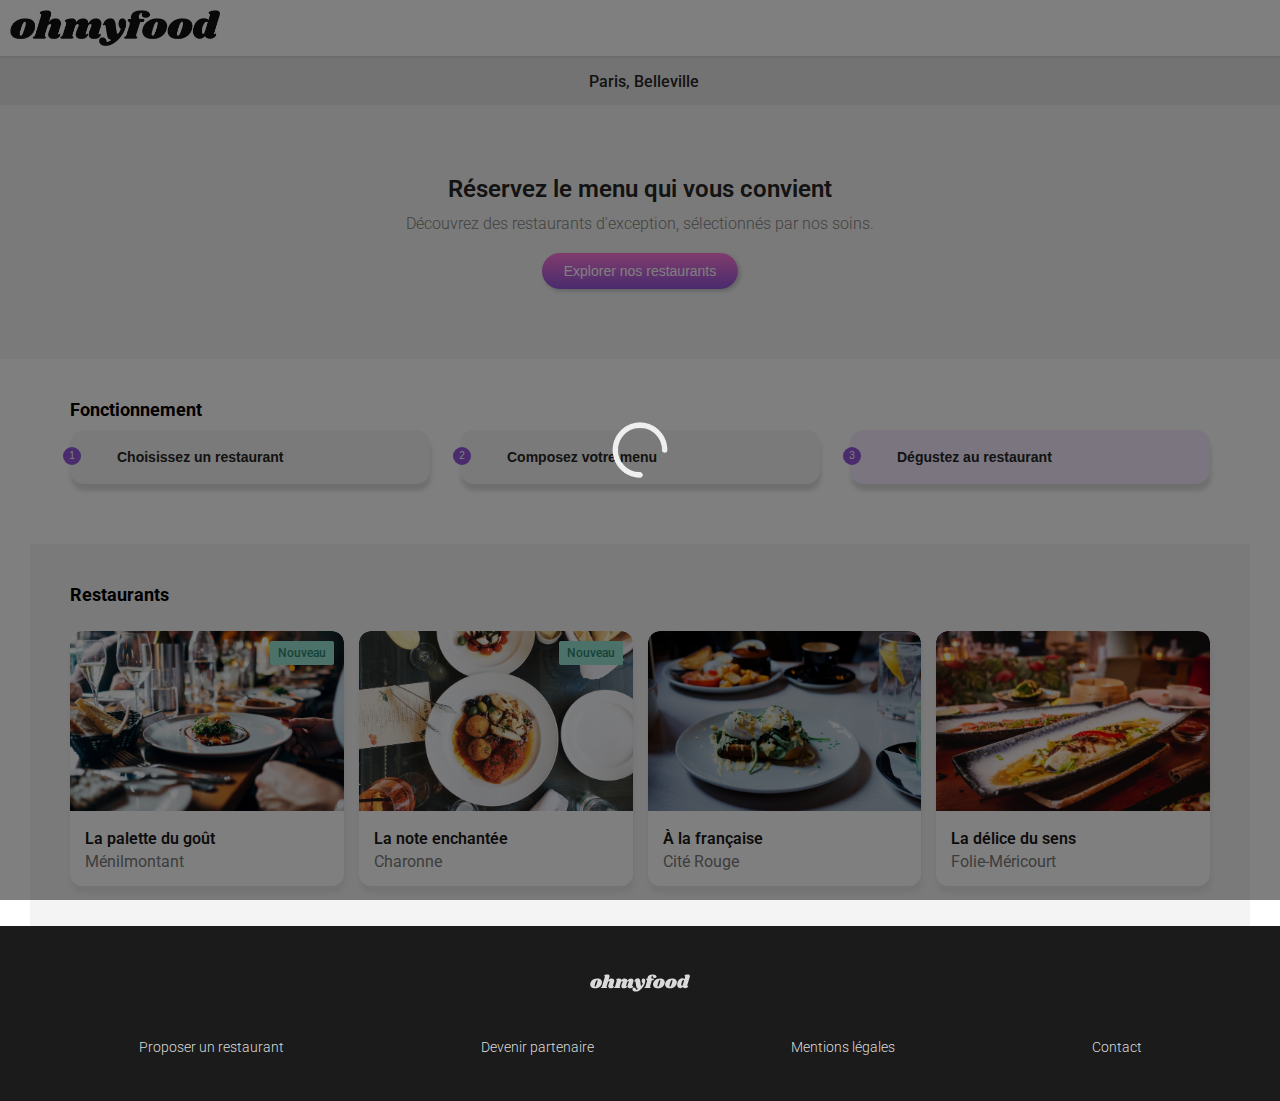
<file: index.html>
<!DOCTYPE html>
<html lang="fr">
<head>
    <meta charset="UTF-8">
    <meta http-equiv="X-UA-Compatible" content="IE=edge">
    <meta name="viewport" content="width=device-width, initial-scale=1.0">
    <link rel="stylesheet" href="assets/css/style.css">

    <!-- Font Icon -->
    <link rel="stylesheet" href="https://cdnjs.cloudflare.com/ajax/libs/font-awesome/6.1.1/css/all.min.css"
    integrity="sha512-KfkfwYDsLkIlwQp6LFnl8zNdLGxu9YAA1QvwINks4PhcElQSvqcyVLLD9aMhXd13uQjoXtEKNosOWaZqXgel0g=="
    crossorigin="anonymous" referrerpolicy="no-referrer" />

    <title>Oh my food</title>
</head>
<body>

    <!-- Loader -->
    <div class="loader">
        <img src="assets/img/icon/spinner.png" alt="Loader" class="loader-icon">
    </div>

    <main>
        <!-- Header -->
        <header class="header">
            <div class="header-logo">
                <img class="logo" src="assets/img/logo/ohmyfood.png" alt="Oh my food">
            </div>
            <div class="header-info">
                <i class="fa-solid fa-location-dot"></i>
                <strong class="ml-8">Paris, Belleville</strong>
            </div>
            <div class="header-heading bg-lightgray">
                <h1 class="heading-title">
                    Réservez le menu qui <span>vous convient</span>
                </h1>
                <p class="heading-content">
                    Découvrez des restaurants d'exception,
                    <span>sélectionnés par nos soins.</span>
                </p>
                <button type="button" class="btn btn-primary mt-20 shadow">Explorer nos restaurants</button>
            </div>
        </header>

        <!-- Operation -->
        <div class="operation container">
            <h2 class="title">Fonctionnement</h2>
            <!-- Form -->
            <form class="operation-actions">
                <button class="btn btn-light btn-icon btn-alert">
                    <span class="btn-alert-circle">1</span>
                    <i class="fa-solid fa-mobile-screen-button"></i>
                    <span>Choisissez un restaurant</span>
                </button>
                <button class="btn btn-light btn-icon btn-alert">
                    <span class="btn-alert-circle">2</span>
                    <i class="fa-solid fa-list"></i>
                    <span>Composez votre menu</span>
                </button>
                <button class="btn btn-light btn-icon btn-alert active">
                    <span class="btn-alert-circle">3</span>
                    <i class="fa-solid fa-store"></i>
                    <span>Dégustez au restaurant</span>
                </button>
            </form>
        </div>

        <!-- Restaurants -->
        <section class="container bg-lightgray py-40">
            <h2 class="title">Restaurants</h2>
            <div class="card-container">
                <!-- Card -->
                <article class="card">
                    <span class="card-flag">Nouveau</span>
                    <a href="restaurant-palette-du-gout.html" class="card-img">
                        <img src="assets/img/restaurants/jay-wennington.jpg" alt="Plat Ménilmontant">
                    </a>
                    <div class="card-content">
                        <a href="restaurant-palette-du-gout.html">
                            <h3 class="card-title">La palette du goût</h3>
                            <p class="card-text">Ménilmontant</p>
                        </a>
                        <button class="card-btn btn-heart" type="button">
                            <i class="fa-regular fa-heart icon icon-empty"></i>
                            <i class="fa-solid fa-heart icon icon-full"></i>
                        </button>
                    </div>
                </article>
                <!-- Card -->
                <article class="card">
                    <span class="card-flag">Nouveau</span>
                    <a href="restaurant-note-enchantee.html" class="card-img">
                        <img src="assets/img/restaurants/stil.jpg" alt="Plat Charonne">
                    </a>
                    <div class="card-content">
                        <a href="restaurant-note-enchantee.html">
                            <h3 class="card-title">La note enchantée</h3>
                            <p class="card-text">Charonne</p>
                        </a>
                        <button class="card-btn btn-heart" type="button">
                            <i class="fa-regular fa-heart icon icon-empty"></i>
                            <i class="fa-solid fa-heart icon icon-full"></i>
                        </button>
                    </div>
                </article>
                <!-- Card -->
                <article class="card">
                    <a href="restaurant-a-la-francaise.html" class="card-img">
                        <img src="assets/img/restaurants/toa-heftiba.jpg" alt="Plat Cité Rouge">
                    </a>
                    <div class="card-content">
                        <a href="restaurant-a-la-francaise.html">
                            <h3 class="card-title">À la française</h3>
                            <p class="card-text">Cité Rouge</p>
                        </a>
                        <button class="card-btn btn-heart" type="button">
                            <i class="fa-regular fa-heart icon icon-empty"></i>
                            <i class="fa-solid fa-heart icon icon-full"></i>
                        </button>
                    </div>
                </article>
                <!-- Card -->
                <article class="card">
                    <a href="restaurant-le-delice-des-sens.html" class="card-img">
                        <img src="assets/img/restaurants/louis-hansel-shotsoflouis.jpg" alt="Plat Folie-Méricourt">
                    </a>
                    <div class="card-content">
                        <a href="restaurant-le-delice-des-sens.html">
                            <h3 class="card-title">La délice du sens</h3>
                            <p class="card-text">Folie-Méricourt</p>
                        </a>
                        <button class="card-btn btn-heart" type="button">
                            <i class="fa-regular fa-heart icon icon-empty"></i>
                            <i class="fa-solid fa-heart icon icon-full"></i>
                        </button>
                    </div>
                </article>
            </div>
        </section>

        <!-- Footer -->
        <footer class="footer">
            <div class="footer-logo">
                <svg class="logo" width="100" height="34" viewBox="0 0 196 34" fill="none" xmlns="http://www.w3.org/2000/svg">
                    <path d="M13.932 7.956C17.196 7.956 19.596 8.61599 21.132 9.936C22.692 11.256 23.472 12.984 23.472 15.12C23.472 15.84 23.376 16.644 23.184 17.532C22.728 19.5 21.876 21.228 20.628 22.716C19.38 24.18 17.844 25.32 16.02 26.136C14.22 26.928 12.264 27.324 10.152 27.324C6.81599 27.324 4.34399 26.664 2.73599 25.344C1.15199 24 0.359985 22.224 0.359985 20.016C0.359985 19.272 0.455985 18.444 0.647985 17.532C1.10399 15.66 1.96799 14.004 3.23999 12.564C4.53599 11.1 6.10799 9.972 7.95599 9.18C9.82799 8.364 11.82 7.956 13.932 7.956ZM13.824 11.16C13.32 11.16 12.78 11.616 12.204 12.528C11.652 13.416 10.992 15.108 10.224 17.604C9.45599 20.1 9.07199 21.852 9.07199 22.86C9.07199 23.388 9.15599 23.748 9.32399 23.94C9.49199 24.108 9.71999 24.192 10.008 24.192C10.512 24.24 11.028 23.808 11.556 22.896C12.108 21.984 12.792 20.208 13.608 17.568C14.352 15.24 14.724 13.548 14.724 12.492C14.724 11.988 14.64 11.64 14.472 11.448C14.328 11.256 14.112 11.16 13.824 11.16Z" fill="#101010"/>
                    <path d="M44.9899 22.032C44.9419 22.128 44.9179 22.272 44.9179 22.464C44.9179 22.632 44.9539 22.764 45.0259 22.86C45.1219 22.956 45.2419 23.004 45.3859 23.004C45.6739 23.004 45.9139 22.884 46.1059 22.644C46.3219 22.38 46.4659 22.248 46.5379 22.248C46.6579 22.248 46.7539 22.332 46.8259 22.5C46.8979 22.644 46.9339 22.824 46.9339 23.04C46.9579 23.736 46.7299 24.42 46.2499 25.092C45.7699 25.74 45.0619 26.28 44.1259 26.712C43.2139 27.12 42.1099 27.324 40.8139 27.324C39.2299 27.324 37.9699 26.964 37.0339 26.244C36.0979 25.5 35.6179 24.516 35.5939 23.292C35.5939 22.404 35.8099 21.408 36.2419 20.304L38.2219 15.12C38.3419 14.808 38.4019 14.556 38.4019 14.364C38.4019 14.052 38.2939 13.812 38.0779 13.644C37.8859 13.452 37.6459 13.356 37.3579 13.356C36.9019 13.356 36.4339 13.572 35.9539 14.004C35.4979 14.412 35.1259 15.084 34.8379 16.02V15.948L32.5699 23.256C32.4979 23.544 32.4619 23.796 32.4619 24.012C32.4619 24.324 32.5219 24.576 32.6419 24.768C32.7619 24.936 32.9299 25.104 33.1459 25.272C33.3139 25.44 33.4339 25.584 33.5059 25.704C33.5779 25.8 33.5899 25.932 33.5419 26.1C33.4219 26.412 33.1819 26.64 32.8219 26.784C32.4619 26.928 31.9099 27 31.1659 27H22.9579C22.3339 27 21.8779 26.904 21.5899 26.712C21.3019 26.496 21.2059 26.22 21.3019 25.884C21.3979 25.596 21.6499 25.344 22.0579 25.128C22.4179 24.936 22.7179 24.708 22.9579 24.444C23.1979 24.18 23.4019 23.76 23.5699 23.184L29.0419 5.22C29.1139 5.004 29.1499 4.824 29.1499 4.68C29.1499 4.416 29.0779 4.2 28.9339 4.032C28.8139 3.864 28.6459 3.696 28.4299 3.528C28.1899 3.336 28.0099 3.168 27.8899 3.024C27.7939 2.88 27.7819 2.688 27.8539 2.448C27.9979 1.896 28.7539 1.416 30.1219 1.00799C31.4899 0.599996 32.9179 0.395996 34.4059 0.395996C35.7979 0.395996 36.8179 0.659996 37.4659 1.188C38.1379 1.716 38.4739 2.436 38.4739 3.348C38.4739 3.876 38.3899 4.392 38.2219 4.896L36.2779 11.232C37.2139 10.008 38.1979 9.156 39.2299 8.676C40.2859 8.196 41.4259 7.956 42.6499 7.956C44.1139 7.956 45.2899 8.4 46.1779 9.288C47.0899 10.176 47.5459 11.328 47.5459 12.744C47.5459 13.488 47.4259 14.22 47.1859 14.94L44.9899 22.032Z" fill="#101010"/>
                    <path d="M82.7165 22.032C82.6685 22.128 82.6445 22.272 82.6445 22.464C82.6445 22.632 82.6805 22.764 82.7525 22.86C82.8485 22.956 82.9685 23.004 83.1125 23.004C83.4005 23.004 83.6405 22.884 83.8325 22.644C84.0485 22.38 84.1925 22.248 84.2645 22.248C84.3845 22.248 84.4805 22.332 84.5525 22.5C84.6245 22.644 84.6605 22.824 84.6605 23.04C84.6845 23.736 84.4565 24.42 83.9765 25.092C83.4965 25.74 82.7885 26.28 81.8525 26.712C80.9405 27.12 79.8365 27.324 78.5405 27.324C76.9565 27.324 75.6965 26.964 74.7605 26.244C73.8245 25.5 73.3445 24.516 73.3205 23.292C73.3205 22.404 73.5365 21.408 73.9685 20.304L75.9485 15.12C76.0685 14.808 76.1285 14.556 76.1285 14.364C76.1285 14.052 76.0205 13.812 75.8045 13.644C75.6125 13.452 75.3725 13.356 75.0845 13.356C74.6765 13.356 74.2565 13.536 73.8245 13.896C73.3925 14.256 73.0085 14.82 72.6725 15.588L70.6925 22.032C70.6445 22.128 70.6205 22.272 70.6205 22.464C70.6205 22.632 70.6565 22.764 70.7285 22.86C70.8245 22.956 70.9445 23.004 71.0885 23.004C71.3765 23.004 71.6165 22.884 71.8085 22.644C72.0245 22.38 72.1685 22.248 72.2405 22.248C72.3605 22.248 72.4565 22.332 72.5285 22.5C72.6005 22.644 72.6365 22.824 72.6365 23.04C72.6605 23.736 72.4325 24.42 71.9525 25.092C71.4725 25.74 70.7645 26.28 69.8285 26.712C68.9165 27.12 67.8125 27.324 66.5165 27.324C64.9325 27.324 63.6725 26.964 62.7365 26.244C61.8005 25.5 61.3205 24.516 61.2965 23.292C61.2965 22.404 61.5125 21.408 61.9445 20.304L63.9245 15.12C64.0445 14.808 64.1045 14.556 64.1045 14.364C64.1045 14.052 63.9965 13.812 63.7805 13.644C63.5885 13.452 63.3485 13.356 63.0605 13.356C62.6525 13.356 62.2325 13.536 61.8005 13.896C61.3685 14.232 61.0085 14.784 60.7205 15.552L58.3445 23.256C58.2485 23.52 58.2005 23.772 58.2005 24.012C58.2005 24.3 58.2605 24.54 58.3805 24.732C58.5005 24.9 58.6685 25.08 58.8845 25.272C59.0525 25.416 59.1725 25.548 59.2445 25.668C59.3165 25.788 59.3285 25.932 59.2805 26.1C59.1845 26.412 58.9565 26.64 58.5965 26.784C58.2365 26.928 57.6725 27 56.9045 27H48.6965C48.0725 27 47.6285 26.904 47.3645 26.712C47.0765 26.496 46.9685 26.22 47.0405 25.884C47.1365 25.596 47.3885 25.344 47.7965 25.128C48.1565 24.936 48.4565 24.708 48.6965 24.444C48.9365 24.18 49.1405 23.76 49.3085 23.184L52.5125 12.78C52.5605 12.66 52.5845 12.492 52.5845 12.276C52.5845 12.012 52.5245 11.808 52.4045 11.664C52.3085 11.52 52.1405 11.34 51.9005 11.124C51.6605 10.932 51.4925 10.764 51.3965 10.62C51.3005 10.476 51.2885 10.284 51.3605 10.044C51.5045 9.492 52.2605 9.012 53.6285 8.604C54.9965 8.172 56.4245 7.956 57.9125 7.956C59.0885 7.956 60.0125 8.28 60.6845 8.928C61.3805 9.576 61.7165 10.464 61.6925 11.592C62.6765 10.224 63.7085 9.276 64.7885 8.748C65.8925 8.22 67.0805 7.956 68.3525 7.956C69.7445 7.956 70.8725 8.364 71.7365 9.18C72.6245 9.972 73.1165 11.016 73.2125 12.312C74.2445 10.68 75.3485 9.552 76.5245 8.928C77.7005 8.28 78.9845 7.956 80.3765 7.956C81.8405 7.956 83.0165 8.4 83.9045 9.288C84.8165 10.176 85.2725 11.328 85.2725 12.744C85.2725 13.488 85.1525 14.22 84.9125 14.94L82.7165 22.032Z" fill="#101010"/>
                    <path d="M104.932 7.956C105.988 7.956 106.828 8.388 107.452 9.252C108.1 10.092 108.424 11.244 108.424 12.708C108.424 13.98 108.196 15.348 107.74 16.812C106.852 19.764 105.424 22.548 103.456 25.164C101.512 27.78 99.2675 29.88 96.7235 31.464C94.2035 33.048 91.6836 33.84 89.1636 33.84C87.9156 33.84 86.8355 33.624 85.9235 33.192C85.0355 32.76 84.3635 32.184 83.9075 31.464C83.4275 30.744 83.1875 29.976 83.1875 29.16C83.1875 28.8 83.2475 28.404 83.3675 27.972C83.5835 27.3 83.9435 26.784 84.4475 26.424C84.9515 26.064 85.5516 25.884 86.2476 25.884C87.3516 25.884 88.2515 26.256 88.9475 27C89.6675 27.768 90.1236 28.812 90.3156 30.132C91.8516 30.06 93.2675 29.4 94.5635 28.152C93.3395 27.936 92.4275 27.528 91.8275 26.928C91.2515 26.304 90.8555 25.344 90.6395 24.048L89.1995 15.228C89.1275 14.772 89.0195 14.46 88.8755 14.292C88.7555 14.1 88.5876 14.004 88.3716 14.004C88.2036 14.004 87.9995 14.088 87.7595 14.256C87.5435 14.424 87.3875 14.508 87.2915 14.508C87.0995 14.508 87.0035 14.304 87.0035 13.896C87.0035 13.56 87.0635 13.2 87.1835 12.816C87.6155 11.448 88.4196 10.296 89.5956 9.36C90.7716 8.4 92.1395 7.92 93.6995 7.92C95.2355 7.92 96.3635 8.376 97.0835 9.288C97.8275 10.2 98.3076 11.604 98.5236 13.5L99.6035 21.42C99.6755 22.02 99.8915 22.32 100.252 22.32C100.684 22.32 101.188 21.936 101.764 21.168C102.34 20.376 102.904 19.26 103.456 17.82C102.736 17.172 102.184 16.428 101.8 15.588C101.416 14.748 101.224 13.848 101.224 12.888C101.224 12.144 101.32 11.472 101.512 10.872C101.8 9.912 102.244 9.192 102.844 8.712C103.468 8.208 104.164 7.956 104.932 7.956Z" fill="#101010"/>
                    <path d="M122.864 0.395996C125.432 0.395996 127.352 0.791996 128.624 1.584C129.92 2.352 130.568 3.3 130.568 4.428C130.568 5.34 130.184 6.048 129.416 6.552C128.672 7.032 127.688 7.272 126.464 7.272C125.336 7.272 124.46 6.996 123.836 6.444C123.212 5.892 122.9 5.208 122.9 4.392C122.9 3.888 123.056 3.36 123.368 2.808C122.648 2.808 122.048 2.988 121.568 3.348C121.088 3.684 120.716 4.272 120.452 5.112C120.308 5.64 120.236 6.132 120.236 6.588C120.236 7.164 120.332 7.62 120.524 7.956C120.74 8.268 121.04 8.424 121.424 8.424H123.548C124.796 8.424 125.42 8.808 125.42 9.576C125.42 9.672 125.396 9.816 125.348 10.008C125.204 10.536 124.904 10.932 124.448 11.196C124.016 11.46 123.356 11.592 122.468 11.592H121.388L117.824 23.256C117.752 23.544 117.716 23.796 117.716 24.012C117.716 24.324 117.776 24.576 117.896 24.768C118.016 24.936 118.184 25.104 118.4 25.272C118.568 25.44 118.688 25.584 118.76 25.704C118.832 25.8 118.844 25.932 118.796 26.1C118.676 26.412 118.436 26.64 118.076 26.784C117.716 26.928 117.164 27 116.42 27H108.212C107.588 27 107.132 26.904 106.844 26.712C106.556 26.496 106.46 26.22 106.556 25.884C106.652 25.596 106.904 25.344 107.312 25.128C107.672 24.936 107.972 24.708 108.212 24.444C108.452 24.18 108.656 23.76 108.824 23.184L111.632 13.968C111.752 13.608 111.812 13.236 111.812 12.852C111.812 12.372 111.704 12 111.488 11.736C111.296 11.448 110.996 11.136 110.588 10.8C110.324 10.584 110.12 10.404 109.976 10.26C109.856 10.092 109.796 9.9 109.796 9.684C109.772 9.228 109.928 8.904 110.264 8.712C110.624 8.52 111.296 8.424 112.28 8.424H113.18C113.012 7.824 112.928 7.224 112.928 6.624C112.928 6.024 113.036 5.4 113.252 4.752C113.708 3.528 114.68 2.496 116.168 1.65599C117.68 0.815996 119.912 0.395996 122.864 0.395996Z" fill="#101010"/>
                    <path d="M137.084 7.956C140.348 7.956 142.748 8.61599 144.284 9.936C145.844 11.256 146.624 12.984 146.624 15.12C146.624 15.84 146.528 16.644 146.336 17.532C145.88 19.5 145.028 21.228 143.78 22.716C142.532 24.18 140.996 25.32 139.172 26.136C137.372 26.928 135.416 27.324 133.304 27.324C129.968 27.324 127.496 26.664 125.888 25.344C124.304 24 123.512 22.224 123.512 20.016C123.512 19.272 123.608 18.444 123.8 17.532C124.256 15.66 125.12 14.004 126.392 12.564C127.688 11.1 129.26 9.972 131.108 9.18C132.98 8.364 134.972 7.956 137.084 7.956ZM136.976 11.16C136.472 11.16 135.932 11.616 135.356 12.528C134.804 13.416 134.144 15.108 133.376 17.604C132.608 20.1 132.224 21.852 132.224 22.86C132.224 23.388 132.308 23.748 132.476 23.94C132.644 24.108 132.872 24.192 133.16 24.192C133.664 24.24 134.18 23.808 134.708 22.896C135.26 21.984 135.944 20.208 136.76 17.568C137.504 15.24 137.876 13.548 137.876 12.492C137.876 11.988 137.792 11.64 137.624 11.448C137.48 11.256 137.264 11.16 136.976 11.16Z" fill="#101010"/>
                    <path d="M160.709 7.956C163.973 7.956 166.373 8.61599 167.909 9.936C169.469 11.256 170.249 12.984 170.249 15.12C170.249 15.84 170.153 16.644 169.961 17.532C169.505 19.5 168.653 21.228 167.405 22.716C166.157 24.18 164.621 25.32 162.797 26.136C160.997 26.928 159.041 27.324 156.929 27.324C153.593 27.324 151.121 26.664 149.513 25.344C147.929 24 147.137 22.224 147.137 20.016C147.137 19.272 147.233 18.444 147.425 17.532C147.881 15.66 148.745 14.004 150.017 12.564C151.313 11.1 152.885 9.972 154.733 9.18C156.605 8.364 158.597 7.956 160.709 7.956ZM160.601 11.16C160.097 11.16 159.557 11.616 158.981 12.528C158.429 13.416 157.769 15.108 157.001 17.604C156.233 20.1 155.849 21.852 155.849 22.86C155.849 23.388 155.933 23.748 156.101 23.94C156.269 24.108 156.497 24.192 156.785 24.192C157.289 24.24 157.805 23.808 158.333 22.896C158.885 21.984 159.569 20.208 160.385 17.568C161.129 15.24 161.501 13.548 161.501 12.492C161.501 11.988 161.417 11.64 161.249 11.448C161.105 11.256 160.889 11.16 160.601 11.16Z" fill="#101010"/>
                    <path d="M190.526 21.816C190.478 22.008 190.454 22.14 190.454 22.212C190.454 22.38 190.502 22.512 190.598 22.608C190.694 22.704 190.814 22.752 190.958 22.752C191.246 22.752 191.486 22.632 191.678 22.392C191.894 22.128 192.038 21.996 192.11 21.996C192.23 21.996 192.326 22.08 192.398 22.248C192.47 22.416 192.506 22.608 192.506 22.824C192.53 23.472 192.278 24.132 191.75 24.804C191.246 25.476 190.562 26.028 189.698 26.46C188.834 26.892 187.898 27.108 186.89 27.108C185.69 27.108 184.646 26.88 183.758 26.424C182.87 25.968 182.258 25.368 181.922 24.624C181.274 25.464 180.53 26.088 179.69 26.496C178.85 26.904 177.962 27.108 177.026 27.108C175.922 27.108 174.89 26.832 173.93 26.28C172.994 25.728 172.238 24.948 171.662 23.94C171.11 22.908 170.834 21.744 170.834 20.448C170.834 18.264 171.242 16.212 172.058 14.292C172.898 12.348 174.062 10.788 175.55 9.612C177.038 8.412 178.73 7.812 180.626 7.812C181.658 7.812 182.534 7.932 183.254 8.172C183.998 8.412 184.67 8.772 185.27 9.252L186.494 5.22C186.566 5.004 186.602 4.824 186.602 4.68C186.602 4.416 186.53 4.2 186.386 4.032C186.266 3.864 186.098 3.696 185.882 3.528C185.642 3.336 185.462 3.168 185.342 3.024C185.246 2.88 185.234 2.688 185.306 2.448C185.45 1.896 186.206 1.416 187.574 1.00799C188.942 0.599996 190.37 0.395996 191.858 0.395996C193.25 0.395996 194.27 0.659996 194.918 1.188C195.59 1.716 195.926 2.436 195.926 3.348C195.926 3.876 195.842 4.392 195.674 4.896L190.526 21.816ZM184.514 11.7C184.13 11.364 183.71 11.196 183.254 11.196C182.558 11.196 181.874 11.712 181.202 12.744C180.53 13.776 179.99 15.024 179.582 16.488C179.174 17.952 178.982 19.272 179.006 20.448C179.006 21.768 179.438 22.428 180.302 22.428C180.614 22.428 180.878 22.308 181.094 22.068C181.31 21.804 181.514 21.384 181.706 20.808L184.514 11.7Z" fill="#101010"/>
                </svg> 
            </div>
            <div class="footer-content">
                <div class="footer-item">
                    <i class="fa-solid fa-utensils"></i>
                    <a href="#">Proposer un restaurant</a>
                </div>
                <div class="footer-item">
                    <i class="fa-solid fa-handshake-angle"></i>
                    <a href="#">Devenir partenaire</a>
                </div>
                <div class="footer-item">
                    <a href="#">Mentions légales</a>
                </div>
                <div class="footer-item">
                    <a href="mailto:contact@ohmyfood.fr">Contact</a>
                </div>
            </div>
        </footer>
    </main>
</body>
</html>
</file>
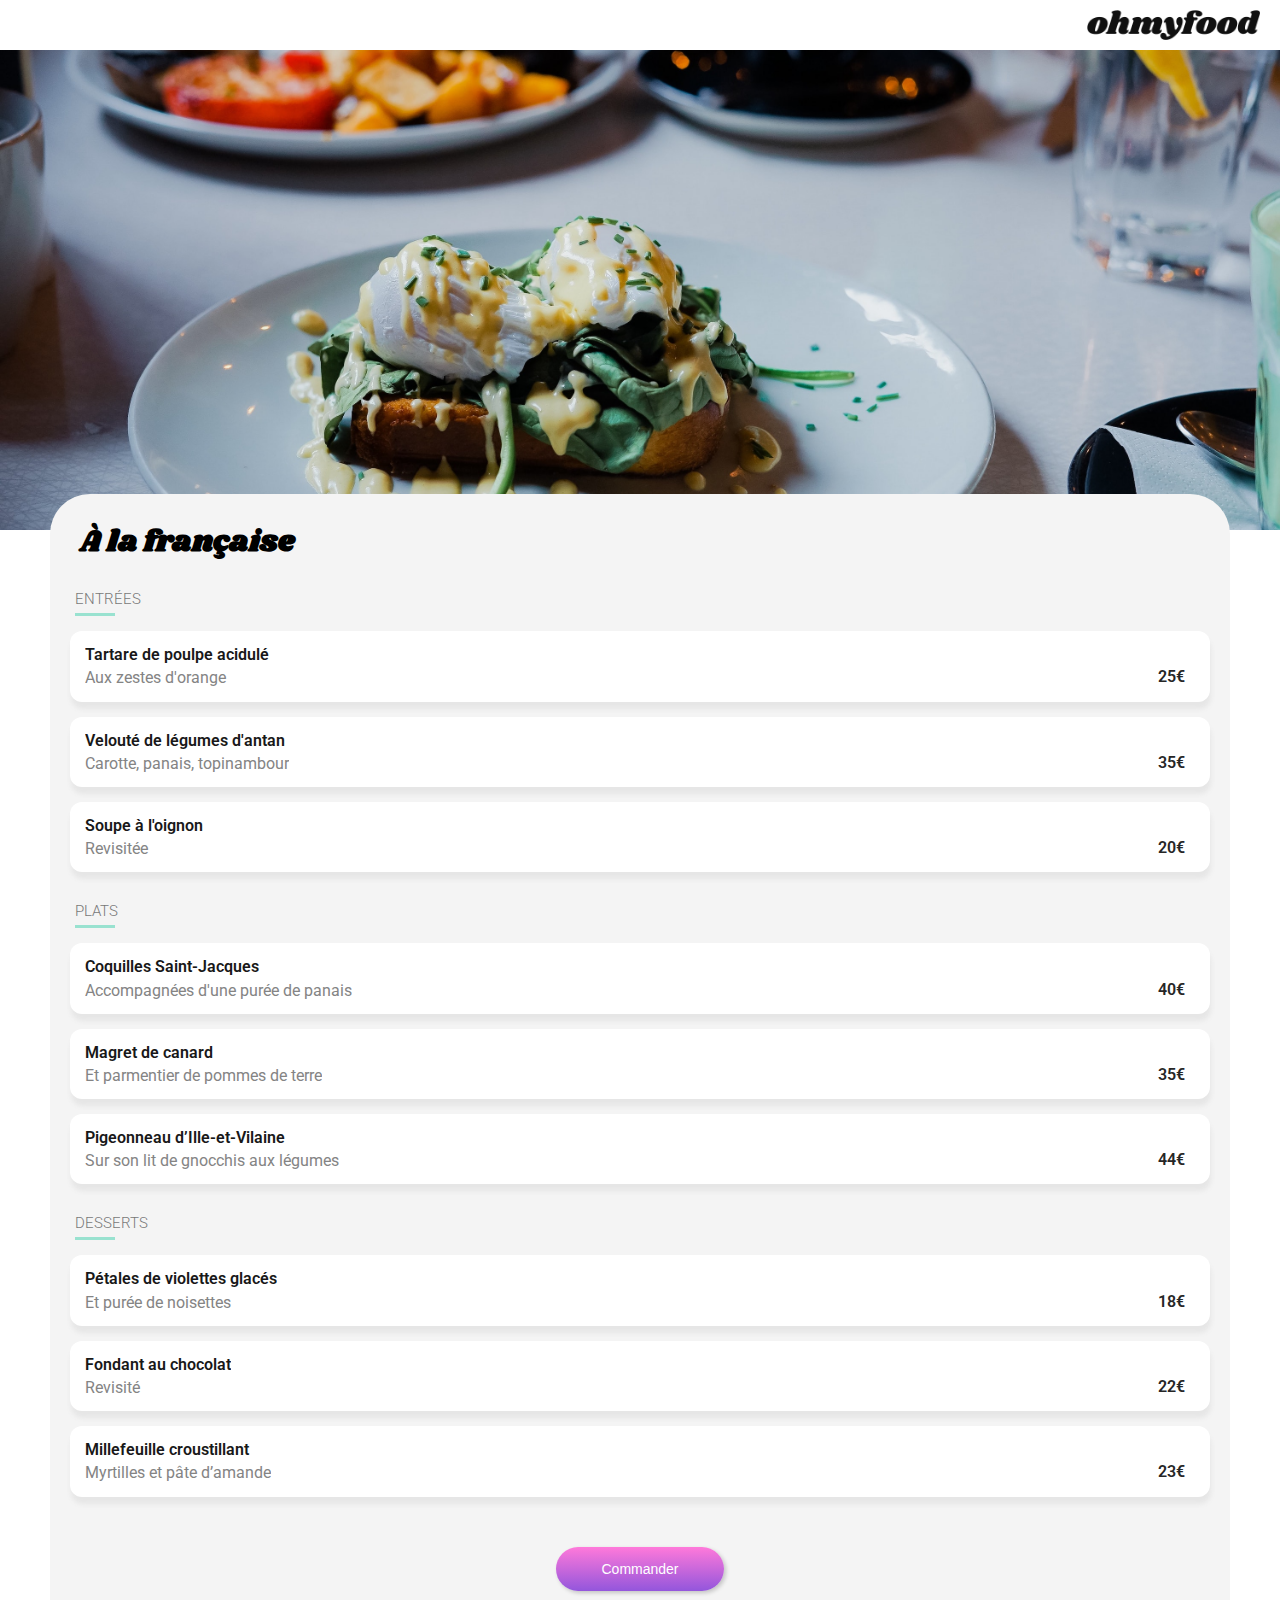
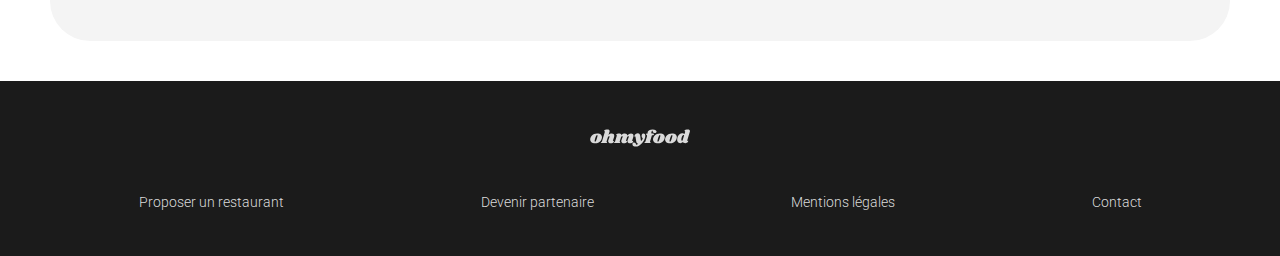
<file: restaurant-a-la-francaise.html>
<!DOCTYPE html>
<html lang="fr">
<head>
    <meta charset="UTF-8">
    <meta http-equiv="X-UA-Compatible" content="IE=edge">
    <meta name="viewport" content="width=device-width, initial-scale=1.0">
    <link rel="stylesheet" href="assets/css/style.css">

    <!-- Font Icon -->
    <link rel="stylesheet" href="https://cdnjs.cloudflare.com/ajax/libs/font-awesome/6.1.1/css/all.min.css"
    integrity="sha512-KfkfwYDsLkIlwQp6LFnl8zNdLGxu9YAA1QvwINks4PhcElQSvqcyVLLD9aMhXd13uQjoXtEKNosOWaZqXgel0g=="
    crossorigin="anonymous" referrerpolicy="no-referrer" />

    <title>Restaurant la palette du goût</title>
</head>
<body>
    <!-- Header -->
    <header class="restaurant-header">
        <a href="index.html">
            <i class="fa-solid fa-arrow-left-long icon"></i>
        </a>
        <img class="logo" src="assets/img/logo/ohmyfood.png" alt="Oh my food">
    </header>

    <!-- Main -->
    <main>
        <section>
            <div class="restaurant-slider">
                <img src="assets/img/restaurants/toa-heftiba.jpg" alt="Restaurant à la française">
            </div>
    
            <!-- Menu -->
            <div class="container-page bg-lightgray">
                <!-- Heading title -->
                <div class="heading-title">
                    <h2 class="shrikhand title">À la française</h2>
                    <i class="fa-regular fa-heart icon"></i>
                </div>

                <!-- Menu step 1 -->
                <section class="restaurant-menu-step">
                    <!-- Title menu card -->
                    <div class="card-restaurant">
                        <h3 class="menu-step-title">Entrées</h3>
                        <span class="title-border ml-5"></span>
                    </div>
                    <!-- Card -->
                    <article class="card">
                        <div class="card-content align-end">
                            <div>
                                <h3 class="card-title">Tartare de poulpe acidulé</h3>
                                <p class="card-text">Aux zestes d'orange</p>
                            </div>
                            <strong class="card-price">25€</strong>
                        </div>
                    </article>
                    <!-- Card -->
                    <article class="card">
                        <div class="card-content align-end">
                            <div>
                                <h3 class="card-title">Velouté de légumes d'antan</h3>
                                <p class="card-text">Carotte, panais, topinambour</p>
                            </div>
                            <strong class="card-price">35€</strong>
                        </div>
                    </article>
                    <!-- Card -->
                    <article class="card">
                        <div class="card-content align-end">
                            <div>
                                <h3 class="card-title">Soupe à l'oignon</h3>
                                <p class="card-text">Revisitée</p>
                            </div>
                            <strong class="card-price">20€</strong>
                        </div>
                    </article>
                </section>

                <!-- Menu step 2 -->
                <section class="restaurant-menu-step">
                    <!-- Title menu card -->
                    <div class="card-restaurant">
                        <h3 class="menu-step-title">Plats</h3>
                        <span class="title-border ml-5"></span>
                    </div>
                    <!-- Card -->
                    <article class="card">
                        <div class="card-content align-end">
                            <div>
                                <h3 class="card-title">Coquilles Saint-Jacques</h3>
                                <p class="card-text">Accompagnées d'une purée de panais</p>
                            </div>
                            <strong class="card-price">40€</strong>
                        </div>
                    </article>
                    <!-- Card -->
                    <article class="card">
                        <div class="card-content align-end">
                            <div>
                                <h3 class="card-title">Magret de canard</h3>
                                <p class="card-text">Et parmentier de pommes de terre</p>
                            </div>
                            <strong class="card-price">35€</strong>
                        </div>
                    </article>
                    <!-- Card -->
                    <article class="card">
                        <div class="card-content align-end">
                            <div>
                                <h3 class="card-title">Pigeonneau d’Ille-et-Vilaine</h3>
                                <p class="card-text">Sur son lit de gnocchis aux légumes</p>
                            </div>
                            <strong class="card-price">44€</strong>
                        </div>
                    </article>
                </section>

                <!-- Menu step 3 -->
                <section class="restaurant-menu-step">
                    <!-- Title menu card -->
                    <div class="card-restaurant">
                        <h3 class="menu-step-title">Desserts</h3>
                        <span class="title-border ml-5"></span>
                    </div>
                    <!-- Card -->
                    <article class="card">
                        <div class="card-content align-end">
                            <div>
                                <h3 class="card-title">Pétales de violettes glacés</h3>
                                <p class="card-text">Et purée de noisettes</p>
                            </div>
                            <strong class="card-price">18€</strong>
                        </div>
                    </article>
                    <!-- Card -->
                    <article class="card">
                        <div class="card-content align-end">
                            <div>
                                <h3 class="card-title">Fondant au chocolat</h3>
                                <p class="card-text">Revisité</p>
                            </div>
                            <strong class="card-price">22€</strong>
                        </div>
                    </article>
                    <!-- Card -->
                    <article class="card">
                        <div class="card-content align-end">
                            <div>
                                <h3 class="card-title">Millefeuille croustillant</h3>
                                <p class="card-text">Myrtilles et pâte d’amande</p>
                            </div>
                            <strong class="card-price">23€</strong>
                        </div>
                    </article>
                </section>

                <!-- Ending btn -->
                <div class="ending-btn text-center">
                    <button type="button" class="btn btn-primary mt-20 shadow">Commander</button>
                </div>
            </div>
        </section>

        <!-- Footer -->
        <footer class="footer">
            <div class="footer-logo">
                <svg class="logo" width="100" height="34" viewBox="0 0 196 34" fill="none" xmlns="http://www.w3.org/2000/svg">
                    <path d="M13.932 7.956C17.196 7.956 19.596 8.61599 21.132 9.936C22.692 11.256 23.472 12.984 23.472 15.12C23.472 15.84 23.376 16.644 23.184 17.532C22.728 19.5 21.876 21.228 20.628 22.716C19.38 24.18 17.844 25.32 16.02 26.136C14.22 26.928 12.264 27.324 10.152 27.324C6.81599 27.324 4.34399 26.664 2.73599 25.344C1.15199 24 0.359985 22.224 0.359985 20.016C0.359985 19.272 0.455985 18.444 0.647985 17.532C1.10399 15.66 1.96799 14.004 3.23999 12.564C4.53599 11.1 6.10799 9.972 7.95599 9.18C9.82799 8.364 11.82 7.956 13.932 7.956ZM13.824 11.16C13.32 11.16 12.78 11.616 12.204 12.528C11.652 13.416 10.992 15.108 10.224 17.604C9.45599 20.1 9.07199 21.852 9.07199 22.86C9.07199 23.388 9.15599 23.748 9.32399 23.94C9.49199 24.108 9.71999 24.192 10.008 24.192C10.512 24.24 11.028 23.808 11.556 22.896C12.108 21.984 12.792 20.208 13.608 17.568C14.352 15.24 14.724 13.548 14.724 12.492C14.724 11.988 14.64 11.64 14.472 11.448C14.328 11.256 14.112 11.16 13.824 11.16Z" fill="#101010"/>
                    <path d="M44.9899 22.032C44.9419 22.128 44.9179 22.272 44.9179 22.464C44.9179 22.632 44.9539 22.764 45.0259 22.86C45.1219 22.956 45.2419 23.004 45.3859 23.004C45.6739 23.004 45.9139 22.884 46.1059 22.644C46.3219 22.38 46.4659 22.248 46.5379 22.248C46.6579 22.248 46.7539 22.332 46.8259 22.5C46.8979 22.644 46.9339 22.824 46.9339 23.04C46.9579 23.736 46.7299 24.42 46.2499 25.092C45.7699 25.74 45.0619 26.28 44.1259 26.712C43.2139 27.12 42.1099 27.324 40.8139 27.324C39.2299 27.324 37.9699 26.964 37.0339 26.244C36.0979 25.5 35.6179 24.516 35.5939 23.292C35.5939 22.404 35.8099 21.408 36.2419 20.304L38.2219 15.12C38.3419 14.808 38.4019 14.556 38.4019 14.364C38.4019 14.052 38.2939 13.812 38.0779 13.644C37.8859 13.452 37.6459 13.356 37.3579 13.356C36.9019 13.356 36.4339 13.572 35.9539 14.004C35.4979 14.412 35.1259 15.084 34.8379 16.02V15.948L32.5699 23.256C32.4979 23.544 32.4619 23.796 32.4619 24.012C32.4619 24.324 32.5219 24.576 32.6419 24.768C32.7619 24.936 32.9299 25.104 33.1459 25.272C33.3139 25.44 33.4339 25.584 33.5059 25.704C33.5779 25.8 33.5899 25.932 33.5419 26.1C33.4219 26.412 33.1819 26.64 32.8219 26.784C32.4619 26.928 31.9099 27 31.1659 27H22.9579C22.3339 27 21.8779 26.904 21.5899 26.712C21.3019 26.496 21.2059 26.22 21.3019 25.884C21.3979 25.596 21.6499 25.344 22.0579 25.128C22.4179 24.936 22.7179 24.708 22.9579 24.444C23.1979 24.18 23.4019 23.76 23.5699 23.184L29.0419 5.22C29.1139 5.004 29.1499 4.824 29.1499 4.68C29.1499 4.416 29.0779 4.2 28.9339 4.032C28.8139 3.864 28.6459 3.696 28.4299 3.528C28.1899 3.336 28.0099 3.168 27.8899 3.024C27.7939 2.88 27.7819 2.688 27.8539 2.448C27.9979 1.896 28.7539 1.416 30.1219 1.00799C31.4899 0.599996 32.9179 0.395996 34.4059 0.395996C35.7979 0.395996 36.8179 0.659996 37.4659 1.188C38.1379 1.716 38.4739 2.436 38.4739 3.348C38.4739 3.876 38.3899 4.392 38.2219 4.896L36.2779 11.232C37.2139 10.008 38.1979 9.156 39.2299 8.676C40.2859 8.196 41.4259 7.956 42.6499 7.956C44.1139 7.956 45.2899 8.4 46.1779 9.288C47.0899 10.176 47.5459 11.328 47.5459 12.744C47.5459 13.488 47.4259 14.22 47.1859 14.94L44.9899 22.032Z" fill="#101010"/>
                    <path d="M82.7165 22.032C82.6685 22.128 82.6445 22.272 82.6445 22.464C82.6445 22.632 82.6805 22.764 82.7525 22.86C82.8485 22.956 82.9685 23.004 83.1125 23.004C83.4005 23.004 83.6405 22.884 83.8325 22.644C84.0485 22.38 84.1925 22.248 84.2645 22.248C84.3845 22.248 84.4805 22.332 84.5525 22.5C84.6245 22.644 84.6605 22.824 84.6605 23.04C84.6845 23.736 84.4565 24.42 83.9765 25.092C83.4965 25.74 82.7885 26.28 81.8525 26.712C80.9405 27.12 79.8365 27.324 78.5405 27.324C76.9565 27.324 75.6965 26.964 74.7605 26.244C73.8245 25.5 73.3445 24.516 73.3205 23.292C73.3205 22.404 73.5365 21.408 73.9685 20.304L75.9485 15.12C76.0685 14.808 76.1285 14.556 76.1285 14.364C76.1285 14.052 76.0205 13.812 75.8045 13.644C75.6125 13.452 75.3725 13.356 75.0845 13.356C74.6765 13.356 74.2565 13.536 73.8245 13.896C73.3925 14.256 73.0085 14.82 72.6725 15.588L70.6925 22.032C70.6445 22.128 70.6205 22.272 70.6205 22.464C70.6205 22.632 70.6565 22.764 70.7285 22.86C70.8245 22.956 70.9445 23.004 71.0885 23.004C71.3765 23.004 71.6165 22.884 71.8085 22.644C72.0245 22.38 72.1685 22.248 72.2405 22.248C72.3605 22.248 72.4565 22.332 72.5285 22.5C72.6005 22.644 72.6365 22.824 72.6365 23.04C72.6605 23.736 72.4325 24.42 71.9525 25.092C71.4725 25.74 70.7645 26.28 69.8285 26.712C68.9165 27.12 67.8125 27.324 66.5165 27.324C64.9325 27.324 63.6725 26.964 62.7365 26.244C61.8005 25.5 61.3205 24.516 61.2965 23.292C61.2965 22.404 61.5125 21.408 61.9445 20.304L63.9245 15.12C64.0445 14.808 64.1045 14.556 64.1045 14.364C64.1045 14.052 63.9965 13.812 63.7805 13.644C63.5885 13.452 63.3485 13.356 63.0605 13.356C62.6525 13.356 62.2325 13.536 61.8005 13.896C61.3685 14.232 61.0085 14.784 60.7205 15.552L58.3445 23.256C58.2485 23.52 58.2005 23.772 58.2005 24.012C58.2005 24.3 58.2605 24.54 58.3805 24.732C58.5005 24.9 58.6685 25.08 58.8845 25.272C59.0525 25.416 59.1725 25.548 59.2445 25.668C59.3165 25.788 59.3285 25.932 59.2805 26.1C59.1845 26.412 58.9565 26.64 58.5965 26.784C58.2365 26.928 57.6725 27 56.9045 27H48.6965C48.0725 27 47.6285 26.904 47.3645 26.712C47.0765 26.496 46.9685 26.22 47.0405 25.884C47.1365 25.596 47.3885 25.344 47.7965 25.128C48.1565 24.936 48.4565 24.708 48.6965 24.444C48.9365 24.18 49.1405 23.76 49.3085 23.184L52.5125 12.78C52.5605 12.66 52.5845 12.492 52.5845 12.276C52.5845 12.012 52.5245 11.808 52.4045 11.664C52.3085 11.52 52.1405 11.34 51.9005 11.124C51.6605 10.932 51.4925 10.764 51.3965 10.62C51.3005 10.476 51.2885 10.284 51.3605 10.044C51.5045 9.492 52.2605 9.012 53.6285 8.604C54.9965 8.172 56.4245 7.956 57.9125 7.956C59.0885 7.956 60.0125 8.28 60.6845 8.928C61.3805 9.576 61.7165 10.464 61.6925 11.592C62.6765 10.224 63.7085 9.276 64.7885 8.748C65.8925 8.22 67.0805 7.956 68.3525 7.956C69.7445 7.956 70.8725 8.364 71.7365 9.18C72.6245 9.972 73.1165 11.016 73.2125 12.312C74.2445 10.68 75.3485 9.552 76.5245 8.928C77.7005 8.28 78.9845 7.956 80.3765 7.956C81.8405 7.956 83.0165 8.4 83.9045 9.288C84.8165 10.176 85.2725 11.328 85.2725 12.744C85.2725 13.488 85.1525 14.22 84.9125 14.94L82.7165 22.032Z" fill="#101010"/>
                    <path d="M104.932 7.956C105.988 7.956 106.828 8.388 107.452 9.252C108.1 10.092 108.424 11.244 108.424 12.708C108.424 13.98 108.196 15.348 107.74 16.812C106.852 19.764 105.424 22.548 103.456 25.164C101.512 27.78 99.2675 29.88 96.7235 31.464C94.2035 33.048 91.6836 33.84 89.1636 33.84C87.9156 33.84 86.8355 33.624 85.9235 33.192C85.0355 32.76 84.3635 32.184 83.9075 31.464C83.4275 30.744 83.1875 29.976 83.1875 29.16C83.1875 28.8 83.2475 28.404 83.3675 27.972C83.5835 27.3 83.9435 26.784 84.4475 26.424C84.9515 26.064 85.5516 25.884 86.2476 25.884C87.3516 25.884 88.2515 26.256 88.9475 27C89.6675 27.768 90.1236 28.812 90.3156 30.132C91.8516 30.06 93.2675 29.4 94.5635 28.152C93.3395 27.936 92.4275 27.528 91.8275 26.928C91.2515 26.304 90.8555 25.344 90.6395 24.048L89.1995 15.228C89.1275 14.772 89.0195 14.46 88.8755 14.292C88.7555 14.1 88.5876 14.004 88.3716 14.004C88.2036 14.004 87.9995 14.088 87.7595 14.256C87.5435 14.424 87.3875 14.508 87.2915 14.508C87.0995 14.508 87.0035 14.304 87.0035 13.896C87.0035 13.56 87.0635 13.2 87.1835 12.816C87.6155 11.448 88.4196 10.296 89.5956 9.36C90.7716 8.4 92.1395 7.92 93.6995 7.92C95.2355 7.92 96.3635 8.376 97.0835 9.288C97.8275 10.2 98.3076 11.604 98.5236 13.5L99.6035 21.42C99.6755 22.02 99.8915 22.32 100.252 22.32C100.684 22.32 101.188 21.936 101.764 21.168C102.34 20.376 102.904 19.26 103.456 17.82C102.736 17.172 102.184 16.428 101.8 15.588C101.416 14.748 101.224 13.848 101.224 12.888C101.224 12.144 101.32 11.472 101.512 10.872C101.8 9.912 102.244 9.192 102.844 8.712C103.468 8.208 104.164 7.956 104.932 7.956Z" fill="#101010"/>
                    <path d="M122.864 0.395996C125.432 0.395996 127.352 0.791996 128.624 1.584C129.92 2.352 130.568 3.3 130.568 4.428C130.568 5.34 130.184 6.048 129.416 6.552C128.672 7.032 127.688 7.272 126.464 7.272C125.336 7.272 124.46 6.996 123.836 6.444C123.212 5.892 122.9 5.208 122.9 4.392C122.9 3.888 123.056 3.36 123.368 2.808C122.648 2.808 122.048 2.988 121.568 3.348C121.088 3.684 120.716 4.272 120.452 5.112C120.308 5.64 120.236 6.132 120.236 6.588C120.236 7.164 120.332 7.62 120.524 7.956C120.74 8.268 121.04 8.424 121.424 8.424H123.548C124.796 8.424 125.42 8.808 125.42 9.576C125.42 9.672 125.396 9.816 125.348 10.008C125.204 10.536 124.904 10.932 124.448 11.196C124.016 11.46 123.356 11.592 122.468 11.592H121.388L117.824 23.256C117.752 23.544 117.716 23.796 117.716 24.012C117.716 24.324 117.776 24.576 117.896 24.768C118.016 24.936 118.184 25.104 118.4 25.272C118.568 25.44 118.688 25.584 118.76 25.704C118.832 25.8 118.844 25.932 118.796 26.1C118.676 26.412 118.436 26.64 118.076 26.784C117.716 26.928 117.164 27 116.42 27H108.212C107.588 27 107.132 26.904 106.844 26.712C106.556 26.496 106.46 26.22 106.556 25.884C106.652 25.596 106.904 25.344 107.312 25.128C107.672 24.936 107.972 24.708 108.212 24.444C108.452 24.18 108.656 23.76 108.824 23.184L111.632 13.968C111.752 13.608 111.812 13.236 111.812 12.852C111.812 12.372 111.704 12 111.488 11.736C111.296 11.448 110.996 11.136 110.588 10.8C110.324 10.584 110.12 10.404 109.976 10.26C109.856 10.092 109.796 9.9 109.796 9.684C109.772 9.228 109.928 8.904 110.264 8.712C110.624 8.52 111.296 8.424 112.28 8.424H113.18C113.012 7.824 112.928 7.224 112.928 6.624C112.928 6.024 113.036 5.4 113.252 4.752C113.708 3.528 114.68 2.496 116.168 1.65599C117.68 0.815996 119.912 0.395996 122.864 0.395996Z" fill="#101010"/>
                    <path d="M137.084 7.956C140.348 7.956 142.748 8.61599 144.284 9.936C145.844 11.256 146.624 12.984 146.624 15.12C146.624 15.84 146.528 16.644 146.336 17.532C145.88 19.5 145.028 21.228 143.78 22.716C142.532 24.18 140.996 25.32 139.172 26.136C137.372 26.928 135.416 27.324 133.304 27.324C129.968 27.324 127.496 26.664 125.888 25.344C124.304 24 123.512 22.224 123.512 20.016C123.512 19.272 123.608 18.444 123.8 17.532C124.256 15.66 125.12 14.004 126.392 12.564C127.688 11.1 129.26 9.972 131.108 9.18C132.98 8.364 134.972 7.956 137.084 7.956ZM136.976 11.16C136.472 11.16 135.932 11.616 135.356 12.528C134.804 13.416 134.144 15.108 133.376 17.604C132.608 20.1 132.224 21.852 132.224 22.86C132.224 23.388 132.308 23.748 132.476 23.94C132.644 24.108 132.872 24.192 133.16 24.192C133.664 24.24 134.18 23.808 134.708 22.896C135.26 21.984 135.944 20.208 136.76 17.568C137.504 15.24 137.876 13.548 137.876 12.492C137.876 11.988 137.792 11.64 137.624 11.448C137.48 11.256 137.264 11.16 136.976 11.16Z" fill="#101010"/>
                    <path d="M160.709 7.956C163.973 7.956 166.373 8.61599 167.909 9.936C169.469 11.256 170.249 12.984 170.249 15.12C170.249 15.84 170.153 16.644 169.961 17.532C169.505 19.5 168.653 21.228 167.405 22.716C166.157 24.18 164.621 25.32 162.797 26.136C160.997 26.928 159.041 27.324 156.929 27.324C153.593 27.324 151.121 26.664 149.513 25.344C147.929 24 147.137 22.224 147.137 20.016C147.137 19.272 147.233 18.444 147.425 17.532C147.881 15.66 148.745 14.004 150.017 12.564C151.313 11.1 152.885 9.972 154.733 9.18C156.605 8.364 158.597 7.956 160.709 7.956ZM160.601 11.16C160.097 11.16 159.557 11.616 158.981 12.528C158.429 13.416 157.769 15.108 157.001 17.604C156.233 20.1 155.849 21.852 155.849 22.86C155.849 23.388 155.933 23.748 156.101 23.94C156.269 24.108 156.497 24.192 156.785 24.192C157.289 24.24 157.805 23.808 158.333 22.896C158.885 21.984 159.569 20.208 160.385 17.568C161.129 15.24 161.501 13.548 161.501 12.492C161.501 11.988 161.417 11.64 161.249 11.448C161.105 11.256 160.889 11.16 160.601 11.16Z" fill="#101010"/>
                    <path d="M190.526 21.816C190.478 22.008 190.454 22.14 190.454 22.212C190.454 22.38 190.502 22.512 190.598 22.608C190.694 22.704 190.814 22.752 190.958 22.752C191.246 22.752 191.486 22.632 191.678 22.392C191.894 22.128 192.038 21.996 192.11 21.996C192.23 21.996 192.326 22.08 192.398 22.248C192.47 22.416 192.506 22.608 192.506 22.824C192.53 23.472 192.278 24.132 191.75 24.804C191.246 25.476 190.562 26.028 189.698 26.46C188.834 26.892 187.898 27.108 186.89 27.108C185.69 27.108 184.646 26.88 183.758 26.424C182.87 25.968 182.258 25.368 181.922 24.624C181.274 25.464 180.53 26.088 179.69 26.496C178.85 26.904 177.962 27.108 177.026 27.108C175.922 27.108 174.89 26.832 173.93 26.28C172.994 25.728 172.238 24.948 171.662 23.94C171.11 22.908 170.834 21.744 170.834 20.448C170.834 18.264 171.242 16.212 172.058 14.292C172.898 12.348 174.062 10.788 175.55 9.612C177.038 8.412 178.73 7.812 180.626 7.812C181.658 7.812 182.534 7.932 183.254 8.172C183.998 8.412 184.67 8.772 185.27 9.252L186.494 5.22C186.566 5.004 186.602 4.824 186.602 4.68C186.602 4.416 186.53 4.2 186.386 4.032C186.266 3.864 186.098 3.696 185.882 3.528C185.642 3.336 185.462 3.168 185.342 3.024C185.246 2.88 185.234 2.688 185.306 2.448C185.45 1.896 186.206 1.416 187.574 1.00799C188.942 0.599996 190.37 0.395996 191.858 0.395996C193.25 0.395996 194.27 0.659996 194.918 1.188C195.59 1.716 195.926 2.436 195.926 3.348C195.926 3.876 195.842 4.392 195.674 4.896L190.526 21.816ZM184.514 11.7C184.13 11.364 183.71 11.196 183.254 11.196C182.558 11.196 181.874 11.712 181.202 12.744C180.53 13.776 179.99 15.024 179.582 16.488C179.174 17.952 178.982 19.272 179.006 20.448C179.006 21.768 179.438 22.428 180.302 22.428C180.614 22.428 180.878 22.308 181.094 22.068C181.31 21.804 181.514 21.384 181.706 20.808L184.514 11.7Z" fill="#101010"/>
                </svg> 
            </div>
            <div class="footer-content">
                <div class="footer-item">
                    <i class="fa-solid fa-utensils"></i>
                    <a href="#">Proposer un restaurant</a>
                </div>
                <div class="footer-item">
                    <i class="fa-solid fa-handshake-angle"></i>
                    <a href="#">Devenir partenaire</a>
                </div>
                <div class="footer-item">
                    <a href="#">Mentions légales</a>
                </div>
                <div class="footer-item">
                    <a href="#">Contact</a>
                </div>
            </div>
        </footer>
    </main>
</body>
</html>
</file>
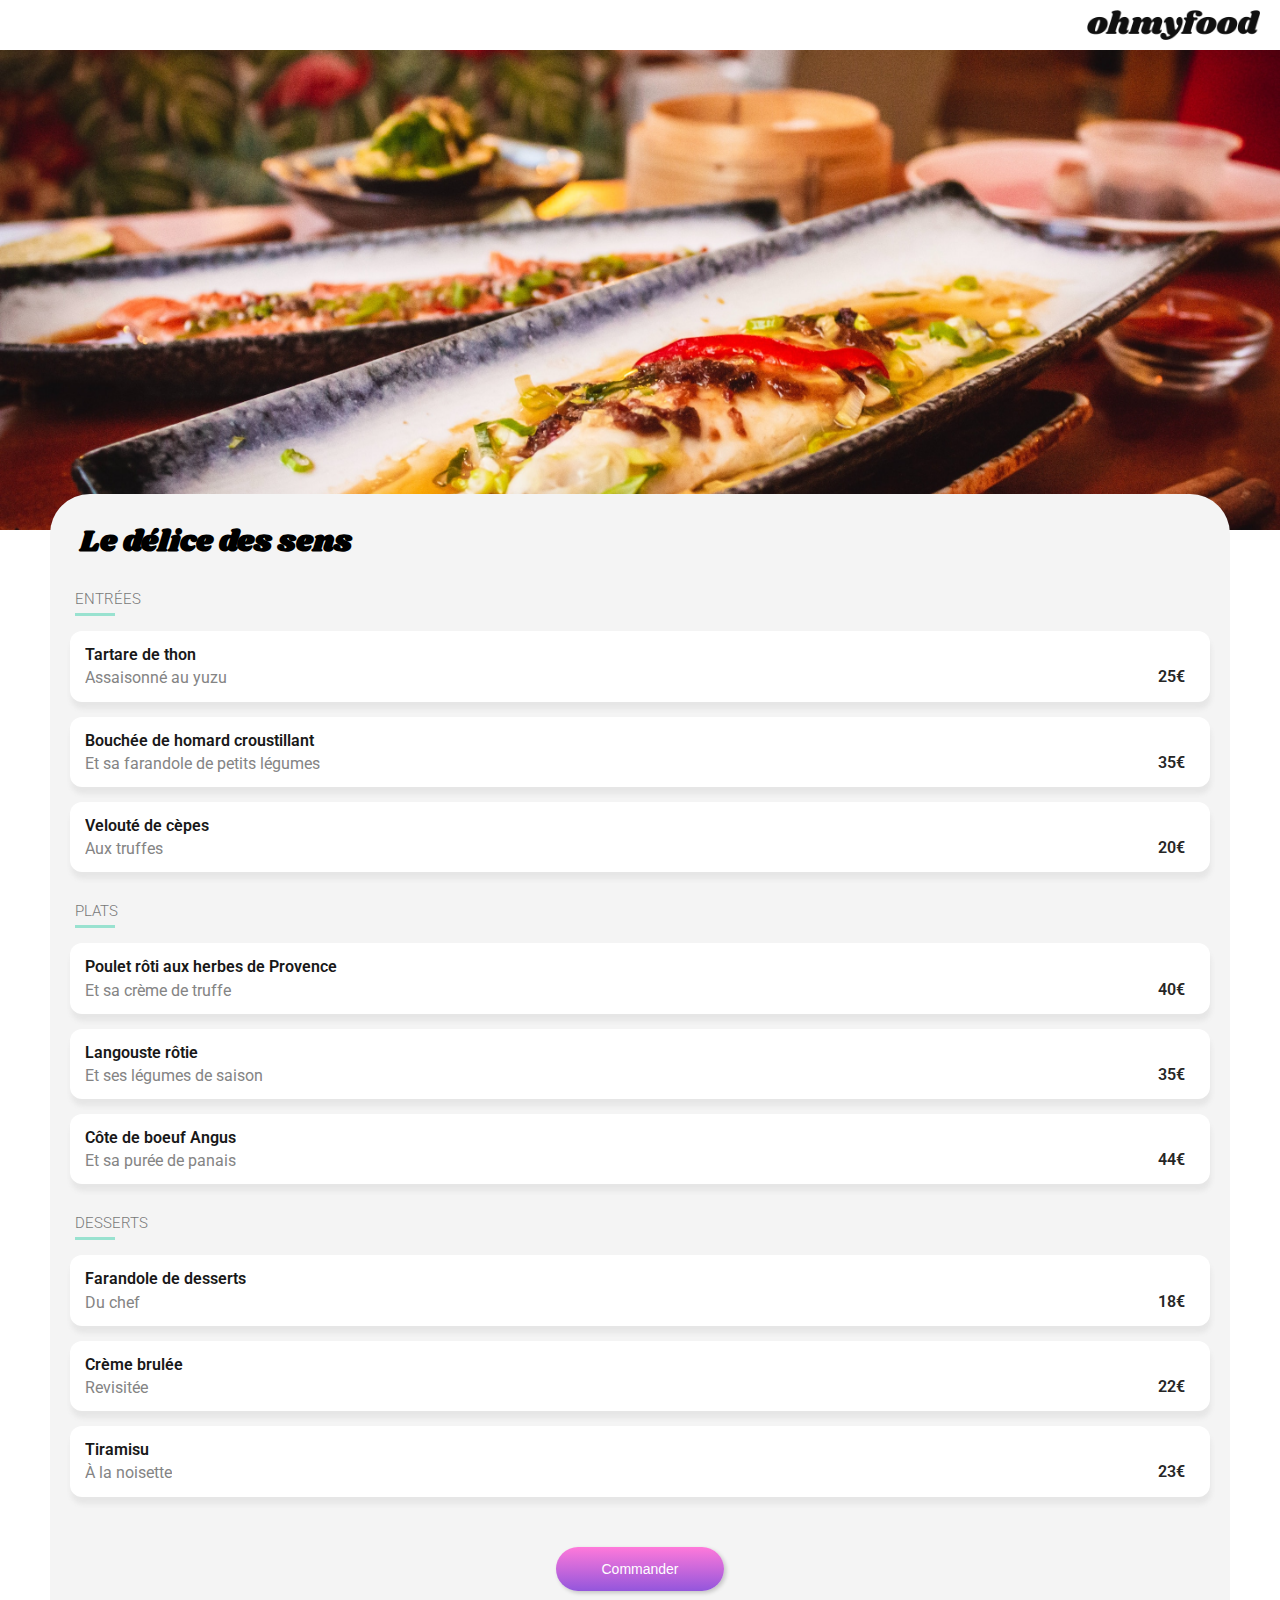
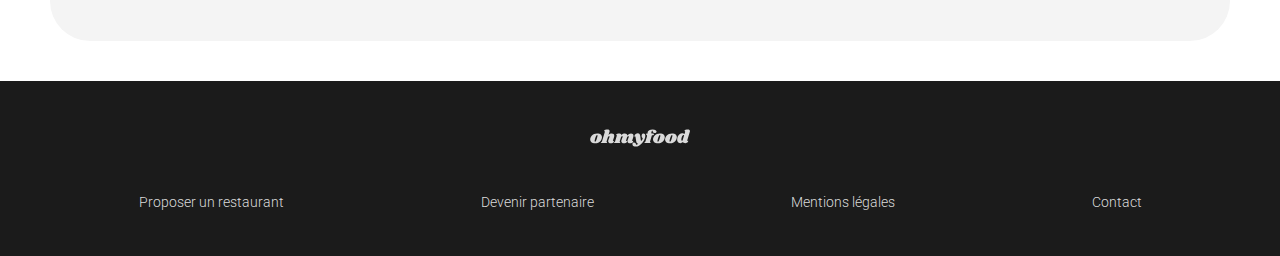
<file: restaurant-le-delice-des-sens.html>
<!DOCTYPE html>
<html lang="fr">
<head>
    <meta charset="UTF-8">
    <meta http-equiv="X-UA-Compatible" content="IE=edge">
    <meta name="viewport" content="width=device-width, initial-scale=1.0">
    <link rel="stylesheet" href="assets/css/style.css">

    <!-- Font Icon -->
    <link rel="stylesheet" href="https://cdnjs.cloudflare.com/ajax/libs/font-awesome/6.1.1/css/all.min.css"
    integrity="sha512-KfkfwYDsLkIlwQp6LFnl8zNdLGxu9YAA1QvwINks4PhcElQSvqcyVLLD9aMhXd13uQjoXtEKNosOWaZqXgel0g=="
    crossorigin="anonymous" referrerpolicy="no-referrer" />

    <title>Restaurant la palette du goût</title>
</head>
<body>
    <!-- Header -->
    <header class="restaurant-header">
        <a href="index.html">
            <i class="fa-solid fa-arrow-left-long icon"></i>
        </a>
        <img class="logo" src="assets/img/logo/ohmyfood.png" alt="Oh my food">
    </header>

    <!-- Main -->
    <main>
        <section>
            <div class="restaurant-slider">
                <img src="assets/img/restaurants/louis-hansel-shotsoflouis.jpg" alt="Restaurant le délice des sens">
            </div>
    
            <!-- Menu -->
            <div class="container-page bg-lightgray">
                <!-- Heading title -->
                <div class="heading-title">
                    <h2 class="shrikhand title">Le délice des sens</h2>
                    <i class="fa-regular fa-heart icon"></i>
                </div>

                <!-- Menu step 1 -->
                <section class="restaurant-menu-step">
                    <!-- Title menu card -->
                    <div class="card-restaurant">
                        <h3 class="menu-step-title">Entrées</h3>
                        <span class="title-border ml-5"></span>
                    </div>
                    <!-- Card -->
                    <article class="card">
                        <div class="card-content align-end">
                            <div>
                                <h3 class="card-title">Tartare de thon</h3>
                                <p class="card-text">Assaisonné au yuzu</p>
                            </div>
                            <strong class="card-price">25€</strong>
                        </div>
                    </article>
                    <!-- Card -->
                    <article class="card">
                        <div class="card-content align-end">
                            <div>
                                <h3 class="card-title">Bouchée de homard croustillant</h3>
                                <p class="card-text">Et sa farandole de petits légumes</p>
                            </div>
                            <strong class="card-price">35€</strong>
                        </div>
                    </article>
                    <!-- Card -->
                    <article class="card">
                        <div class="card-content align-end">
                            <div>
                                <h3 class="card-title">Velouté de cèpes</h3>
                                <p class="card-text">Aux truffes</p>
                            </div>
                            <strong class="card-price">20€</strong>
                        </div>
                    </article>
                </section>

                <!-- Menu step 2 -->
                <section class="restaurant-menu-step">
                    <!-- Title menu card -->
                    <div class="card-restaurant">
                        <h3 class="menu-step-title">Plats</h3>
                        <span class="title-border ml-5"></span>
                    </div>
                    <!-- Card -->
                    <article class="card">
                        <div class="card-content align-end">
                            <div>
                                <h3 class="card-title">Poulet rôti aux herbes de Provence</h3>
                                <p class="card-text">Et sa crème de truffe</p>
                            </div>
                            <strong class="card-price">40€</strong>
                        </div>
                    </article>
                    <!-- Card -->
                    <article class="card">
                        <div class="card-content align-end">
                            <div>
                                <h3 class="card-title">Langouste rôtie</h3>
                                <p class="card-text">Et ses légumes de saison</p>
                            </div>
                            <strong class="card-price">35€</strong>
                        </div>
                    </article>
                    <!-- Card -->
                    <article class="card">
                        <div class="card-content align-end">
                            <div>
                                <h3 class="card-title">Côte de boeuf Angus</h3>
                                <p class="card-text">Et sa purée de panais</p>
                            </div>
                            <strong class="card-price">44€</strong>
                        </div>
                    </article>
                </section>

                <!-- Menu step 3 -->
                <section class="restaurant-menu-step">
                    <!-- Title menu card -->
                    <div class="card-restaurant">
                        <h3 class="menu-step-title">Desserts</h3>
                        <span class="title-border ml-5"></span>
                    </div>
                    <!-- Card -->
                    <article class="card">
                        <div class="card-content align-end">
                            <div>
                                <h3 class="card-title">Farandole de desserts</h3>
                                <p class="card-text">Du chef</p>
                            </div>
                            <strong class="card-price">18€</strong>
                        </div>
                    </article>
                    <!-- Card -->
                    <article class="card">
                        <div class="card-content align-end">
                            <div>
                                <h3 class="card-title">Crème brulée</h3>
                                <p class="card-text">Revisitée</p>
                            </div>
                            <strong class="card-price">22€</strong>
                        </div>
                    </article>
                    <!-- Card -->
                    <article class="card">
                        <div class="card-content align-end">
                            <div>
                                <h3 class="card-title">Tiramisu</h3>
                                <p class="card-text">À la noisette</p>
                            </div>
                            <strong class="card-price">23€</strong>
                        </div>
                    </article>
                </section>

                <!-- Ending btn -->
                <div class="ending-btn text-center">
                    <button type="button" class="btn btn-primary mt-20 shadow">Commander</button>
                </div>
            </div>
        </section>

        <!-- Footer -->
        <footer class="footer">
            <div class="footer-logo">
                <svg class="logo" width="100" height="34" viewBox="0 0 196 34" fill="none" xmlns="http://www.w3.org/2000/svg">
                    <path d="M13.932 7.956C17.196 7.956 19.596 8.61599 21.132 9.936C22.692 11.256 23.472 12.984 23.472 15.12C23.472 15.84 23.376 16.644 23.184 17.532C22.728 19.5 21.876 21.228 20.628 22.716C19.38 24.18 17.844 25.32 16.02 26.136C14.22 26.928 12.264 27.324 10.152 27.324C6.81599 27.324 4.34399 26.664 2.73599 25.344C1.15199 24 0.359985 22.224 0.359985 20.016C0.359985 19.272 0.455985 18.444 0.647985 17.532C1.10399 15.66 1.96799 14.004 3.23999 12.564C4.53599 11.1 6.10799 9.972 7.95599 9.18C9.82799 8.364 11.82 7.956 13.932 7.956ZM13.824 11.16C13.32 11.16 12.78 11.616 12.204 12.528C11.652 13.416 10.992 15.108 10.224 17.604C9.45599 20.1 9.07199 21.852 9.07199 22.86C9.07199 23.388 9.15599 23.748 9.32399 23.94C9.49199 24.108 9.71999 24.192 10.008 24.192C10.512 24.24 11.028 23.808 11.556 22.896C12.108 21.984 12.792 20.208 13.608 17.568C14.352 15.24 14.724 13.548 14.724 12.492C14.724 11.988 14.64 11.64 14.472 11.448C14.328 11.256 14.112 11.16 13.824 11.16Z" fill="#101010"/>
                    <path d="M44.9899 22.032C44.9419 22.128 44.9179 22.272 44.9179 22.464C44.9179 22.632 44.9539 22.764 45.0259 22.86C45.1219 22.956 45.2419 23.004 45.3859 23.004C45.6739 23.004 45.9139 22.884 46.1059 22.644C46.3219 22.38 46.4659 22.248 46.5379 22.248C46.6579 22.248 46.7539 22.332 46.8259 22.5C46.8979 22.644 46.9339 22.824 46.9339 23.04C46.9579 23.736 46.7299 24.42 46.2499 25.092C45.7699 25.74 45.0619 26.28 44.1259 26.712C43.2139 27.12 42.1099 27.324 40.8139 27.324C39.2299 27.324 37.9699 26.964 37.0339 26.244C36.0979 25.5 35.6179 24.516 35.5939 23.292C35.5939 22.404 35.8099 21.408 36.2419 20.304L38.2219 15.12C38.3419 14.808 38.4019 14.556 38.4019 14.364C38.4019 14.052 38.2939 13.812 38.0779 13.644C37.8859 13.452 37.6459 13.356 37.3579 13.356C36.9019 13.356 36.4339 13.572 35.9539 14.004C35.4979 14.412 35.1259 15.084 34.8379 16.02V15.948L32.5699 23.256C32.4979 23.544 32.4619 23.796 32.4619 24.012C32.4619 24.324 32.5219 24.576 32.6419 24.768C32.7619 24.936 32.9299 25.104 33.1459 25.272C33.3139 25.44 33.4339 25.584 33.5059 25.704C33.5779 25.8 33.5899 25.932 33.5419 26.1C33.4219 26.412 33.1819 26.64 32.8219 26.784C32.4619 26.928 31.9099 27 31.1659 27H22.9579C22.3339 27 21.8779 26.904 21.5899 26.712C21.3019 26.496 21.2059 26.22 21.3019 25.884C21.3979 25.596 21.6499 25.344 22.0579 25.128C22.4179 24.936 22.7179 24.708 22.9579 24.444C23.1979 24.18 23.4019 23.76 23.5699 23.184L29.0419 5.22C29.1139 5.004 29.1499 4.824 29.1499 4.68C29.1499 4.416 29.0779 4.2 28.9339 4.032C28.8139 3.864 28.6459 3.696 28.4299 3.528C28.1899 3.336 28.0099 3.168 27.8899 3.024C27.7939 2.88 27.7819 2.688 27.8539 2.448C27.9979 1.896 28.7539 1.416 30.1219 1.00799C31.4899 0.599996 32.9179 0.395996 34.4059 0.395996C35.7979 0.395996 36.8179 0.659996 37.4659 1.188C38.1379 1.716 38.4739 2.436 38.4739 3.348C38.4739 3.876 38.3899 4.392 38.2219 4.896L36.2779 11.232C37.2139 10.008 38.1979 9.156 39.2299 8.676C40.2859 8.196 41.4259 7.956 42.6499 7.956C44.1139 7.956 45.2899 8.4 46.1779 9.288C47.0899 10.176 47.5459 11.328 47.5459 12.744C47.5459 13.488 47.4259 14.22 47.1859 14.94L44.9899 22.032Z" fill="#101010"/>
                    <path d="M82.7165 22.032C82.6685 22.128 82.6445 22.272 82.6445 22.464C82.6445 22.632 82.6805 22.764 82.7525 22.86C82.8485 22.956 82.9685 23.004 83.1125 23.004C83.4005 23.004 83.6405 22.884 83.8325 22.644C84.0485 22.38 84.1925 22.248 84.2645 22.248C84.3845 22.248 84.4805 22.332 84.5525 22.5C84.6245 22.644 84.6605 22.824 84.6605 23.04C84.6845 23.736 84.4565 24.42 83.9765 25.092C83.4965 25.74 82.7885 26.28 81.8525 26.712C80.9405 27.12 79.8365 27.324 78.5405 27.324C76.9565 27.324 75.6965 26.964 74.7605 26.244C73.8245 25.5 73.3445 24.516 73.3205 23.292C73.3205 22.404 73.5365 21.408 73.9685 20.304L75.9485 15.12C76.0685 14.808 76.1285 14.556 76.1285 14.364C76.1285 14.052 76.0205 13.812 75.8045 13.644C75.6125 13.452 75.3725 13.356 75.0845 13.356C74.6765 13.356 74.2565 13.536 73.8245 13.896C73.3925 14.256 73.0085 14.82 72.6725 15.588L70.6925 22.032C70.6445 22.128 70.6205 22.272 70.6205 22.464C70.6205 22.632 70.6565 22.764 70.7285 22.86C70.8245 22.956 70.9445 23.004 71.0885 23.004C71.3765 23.004 71.6165 22.884 71.8085 22.644C72.0245 22.38 72.1685 22.248 72.2405 22.248C72.3605 22.248 72.4565 22.332 72.5285 22.5C72.6005 22.644 72.6365 22.824 72.6365 23.04C72.6605 23.736 72.4325 24.42 71.9525 25.092C71.4725 25.74 70.7645 26.28 69.8285 26.712C68.9165 27.12 67.8125 27.324 66.5165 27.324C64.9325 27.324 63.6725 26.964 62.7365 26.244C61.8005 25.5 61.3205 24.516 61.2965 23.292C61.2965 22.404 61.5125 21.408 61.9445 20.304L63.9245 15.12C64.0445 14.808 64.1045 14.556 64.1045 14.364C64.1045 14.052 63.9965 13.812 63.7805 13.644C63.5885 13.452 63.3485 13.356 63.0605 13.356C62.6525 13.356 62.2325 13.536 61.8005 13.896C61.3685 14.232 61.0085 14.784 60.7205 15.552L58.3445 23.256C58.2485 23.52 58.2005 23.772 58.2005 24.012C58.2005 24.3 58.2605 24.54 58.3805 24.732C58.5005 24.9 58.6685 25.08 58.8845 25.272C59.0525 25.416 59.1725 25.548 59.2445 25.668C59.3165 25.788 59.3285 25.932 59.2805 26.1C59.1845 26.412 58.9565 26.64 58.5965 26.784C58.2365 26.928 57.6725 27 56.9045 27H48.6965C48.0725 27 47.6285 26.904 47.3645 26.712C47.0765 26.496 46.9685 26.22 47.0405 25.884C47.1365 25.596 47.3885 25.344 47.7965 25.128C48.1565 24.936 48.4565 24.708 48.6965 24.444C48.9365 24.18 49.1405 23.76 49.3085 23.184L52.5125 12.78C52.5605 12.66 52.5845 12.492 52.5845 12.276C52.5845 12.012 52.5245 11.808 52.4045 11.664C52.3085 11.52 52.1405 11.34 51.9005 11.124C51.6605 10.932 51.4925 10.764 51.3965 10.62C51.3005 10.476 51.2885 10.284 51.3605 10.044C51.5045 9.492 52.2605 9.012 53.6285 8.604C54.9965 8.172 56.4245 7.956 57.9125 7.956C59.0885 7.956 60.0125 8.28 60.6845 8.928C61.3805 9.576 61.7165 10.464 61.6925 11.592C62.6765 10.224 63.7085 9.276 64.7885 8.748C65.8925 8.22 67.0805 7.956 68.3525 7.956C69.7445 7.956 70.8725 8.364 71.7365 9.18C72.6245 9.972 73.1165 11.016 73.2125 12.312C74.2445 10.68 75.3485 9.552 76.5245 8.928C77.7005 8.28 78.9845 7.956 80.3765 7.956C81.8405 7.956 83.0165 8.4 83.9045 9.288C84.8165 10.176 85.2725 11.328 85.2725 12.744C85.2725 13.488 85.1525 14.22 84.9125 14.94L82.7165 22.032Z" fill="#101010"/>
                    <path d="M104.932 7.956C105.988 7.956 106.828 8.388 107.452 9.252C108.1 10.092 108.424 11.244 108.424 12.708C108.424 13.98 108.196 15.348 107.74 16.812C106.852 19.764 105.424 22.548 103.456 25.164C101.512 27.78 99.2675 29.88 96.7235 31.464C94.2035 33.048 91.6836 33.84 89.1636 33.84C87.9156 33.84 86.8355 33.624 85.9235 33.192C85.0355 32.76 84.3635 32.184 83.9075 31.464C83.4275 30.744 83.1875 29.976 83.1875 29.16C83.1875 28.8 83.2475 28.404 83.3675 27.972C83.5835 27.3 83.9435 26.784 84.4475 26.424C84.9515 26.064 85.5516 25.884 86.2476 25.884C87.3516 25.884 88.2515 26.256 88.9475 27C89.6675 27.768 90.1236 28.812 90.3156 30.132C91.8516 30.06 93.2675 29.4 94.5635 28.152C93.3395 27.936 92.4275 27.528 91.8275 26.928C91.2515 26.304 90.8555 25.344 90.6395 24.048L89.1995 15.228C89.1275 14.772 89.0195 14.46 88.8755 14.292C88.7555 14.1 88.5876 14.004 88.3716 14.004C88.2036 14.004 87.9995 14.088 87.7595 14.256C87.5435 14.424 87.3875 14.508 87.2915 14.508C87.0995 14.508 87.0035 14.304 87.0035 13.896C87.0035 13.56 87.0635 13.2 87.1835 12.816C87.6155 11.448 88.4196 10.296 89.5956 9.36C90.7716 8.4 92.1395 7.92 93.6995 7.92C95.2355 7.92 96.3635 8.376 97.0835 9.288C97.8275 10.2 98.3076 11.604 98.5236 13.5L99.6035 21.42C99.6755 22.02 99.8915 22.32 100.252 22.32C100.684 22.32 101.188 21.936 101.764 21.168C102.34 20.376 102.904 19.26 103.456 17.82C102.736 17.172 102.184 16.428 101.8 15.588C101.416 14.748 101.224 13.848 101.224 12.888C101.224 12.144 101.32 11.472 101.512 10.872C101.8 9.912 102.244 9.192 102.844 8.712C103.468 8.208 104.164 7.956 104.932 7.956Z" fill="#101010"/>
                    <path d="M122.864 0.395996C125.432 0.395996 127.352 0.791996 128.624 1.584C129.92 2.352 130.568 3.3 130.568 4.428C130.568 5.34 130.184 6.048 129.416 6.552C128.672 7.032 127.688 7.272 126.464 7.272C125.336 7.272 124.46 6.996 123.836 6.444C123.212 5.892 122.9 5.208 122.9 4.392C122.9 3.888 123.056 3.36 123.368 2.808C122.648 2.808 122.048 2.988 121.568 3.348C121.088 3.684 120.716 4.272 120.452 5.112C120.308 5.64 120.236 6.132 120.236 6.588C120.236 7.164 120.332 7.62 120.524 7.956C120.74 8.268 121.04 8.424 121.424 8.424H123.548C124.796 8.424 125.42 8.808 125.42 9.576C125.42 9.672 125.396 9.816 125.348 10.008C125.204 10.536 124.904 10.932 124.448 11.196C124.016 11.46 123.356 11.592 122.468 11.592H121.388L117.824 23.256C117.752 23.544 117.716 23.796 117.716 24.012C117.716 24.324 117.776 24.576 117.896 24.768C118.016 24.936 118.184 25.104 118.4 25.272C118.568 25.44 118.688 25.584 118.76 25.704C118.832 25.8 118.844 25.932 118.796 26.1C118.676 26.412 118.436 26.64 118.076 26.784C117.716 26.928 117.164 27 116.42 27H108.212C107.588 27 107.132 26.904 106.844 26.712C106.556 26.496 106.46 26.22 106.556 25.884C106.652 25.596 106.904 25.344 107.312 25.128C107.672 24.936 107.972 24.708 108.212 24.444C108.452 24.18 108.656 23.76 108.824 23.184L111.632 13.968C111.752 13.608 111.812 13.236 111.812 12.852C111.812 12.372 111.704 12 111.488 11.736C111.296 11.448 110.996 11.136 110.588 10.8C110.324 10.584 110.12 10.404 109.976 10.26C109.856 10.092 109.796 9.9 109.796 9.684C109.772 9.228 109.928 8.904 110.264 8.712C110.624 8.52 111.296 8.424 112.28 8.424H113.18C113.012 7.824 112.928 7.224 112.928 6.624C112.928 6.024 113.036 5.4 113.252 4.752C113.708 3.528 114.68 2.496 116.168 1.65599C117.68 0.815996 119.912 0.395996 122.864 0.395996Z" fill="#101010"/>
                    <path d="M137.084 7.956C140.348 7.956 142.748 8.61599 144.284 9.936C145.844 11.256 146.624 12.984 146.624 15.12C146.624 15.84 146.528 16.644 146.336 17.532C145.88 19.5 145.028 21.228 143.78 22.716C142.532 24.18 140.996 25.32 139.172 26.136C137.372 26.928 135.416 27.324 133.304 27.324C129.968 27.324 127.496 26.664 125.888 25.344C124.304 24 123.512 22.224 123.512 20.016C123.512 19.272 123.608 18.444 123.8 17.532C124.256 15.66 125.12 14.004 126.392 12.564C127.688 11.1 129.26 9.972 131.108 9.18C132.98 8.364 134.972 7.956 137.084 7.956ZM136.976 11.16C136.472 11.16 135.932 11.616 135.356 12.528C134.804 13.416 134.144 15.108 133.376 17.604C132.608 20.1 132.224 21.852 132.224 22.86C132.224 23.388 132.308 23.748 132.476 23.94C132.644 24.108 132.872 24.192 133.16 24.192C133.664 24.24 134.18 23.808 134.708 22.896C135.26 21.984 135.944 20.208 136.76 17.568C137.504 15.24 137.876 13.548 137.876 12.492C137.876 11.988 137.792 11.64 137.624 11.448C137.48 11.256 137.264 11.16 136.976 11.16Z" fill="#101010"/>
                    <path d="M160.709 7.956C163.973 7.956 166.373 8.61599 167.909 9.936C169.469 11.256 170.249 12.984 170.249 15.12C170.249 15.84 170.153 16.644 169.961 17.532C169.505 19.5 168.653 21.228 167.405 22.716C166.157 24.18 164.621 25.32 162.797 26.136C160.997 26.928 159.041 27.324 156.929 27.324C153.593 27.324 151.121 26.664 149.513 25.344C147.929 24 147.137 22.224 147.137 20.016C147.137 19.272 147.233 18.444 147.425 17.532C147.881 15.66 148.745 14.004 150.017 12.564C151.313 11.1 152.885 9.972 154.733 9.18C156.605 8.364 158.597 7.956 160.709 7.956ZM160.601 11.16C160.097 11.16 159.557 11.616 158.981 12.528C158.429 13.416 157.769 15.108 157.001 17.604C156.233 20.1 155.849 21.852 155.849 22.86C155.849 23.388 155.933 23.748 156.101 23.94C156.269 24.108 156.497 24.192 156.785 24.192C157.289 24.24 157.805 23.808 158.333 22.896C158.885 21.984 159.569 20.208 160.385 17.568C161.129 15.24 161.501 13.548 161.501 12.492C161.501 11.988 161.417 11.64 161.249 11.448C161.105 11.256 160.889 11.16 160.601 11.16Z" fill="#101010"/>
                    <path d="M190.526 21.816C190.478 22.008 190.454 22.14 190.454 22.212C190.454 22.38 190.502 22.512 190.598 22.608C190.694 22.704 190.814 22.752 190.958 22.752C191.246 22.752 191.486 22.632 191.678 22.392C191.894 22.128 192.038 21.996 192.11 21.996C192.23 21.996 192.326 22.08 192.398 22.248C192.47 22.416 192.506 22.608 192.506 22.824C192.53 23.472 192.278 24.132 191.75 24.804C191.246 25.476 190.562 26.028 189.698 26.46C188.834 26.892 187.898 27.108 186.89 27.108C185.69 27.108 184.646 26.88 183.758 26.424C182.87 25.968 182.258 25.368 181.922 24.624C181.274 25.464 180.53 26.088 179.69 26.496C178.85 26.904 177.962 27.108 177.026 27.108C175.922 27.108 174.89 26.832 173.93 26.28C172.994 25.728 172.238 24.948 171.662 23.94C171.11 22.908 170.834 21.744 170.834 20.448C170.834 18.264 171.242 16.212 172.058 14.292C172.898 12.348 174.062 10.788 175.55 9.612C177.038 8.412 178.73 7.812 180.626 7.812C181.658 7.812 182.534 7.932 183.254 8.172C183.998 8.412 184.67 8.772 185.27 9.252L186.494 5.22C186.566 5.004 186.602 4.824 186.602 4.68C186.602 4.416 186.53 4.2 186.386 4.032C186.266 3.864 186.098 3.696 185.882 3.528C185.642 3.336 185.462 3.168 185.342 3.024C185.246 2.88 185.234 2.688 185.306 2.448C185.45 1.896 186.206 1.416 187.574 1.00799C188.942 0.599996 190.37 0.395996 191.858 0.395996C193.25 0.395996 194.27 0.659996 194.918 1.188C195.59 1.716 195.926 2.436 195.926 3.348C195.926 3.876 195.842 4.392 195.674 4.896L190.526 21.816ZM184.514 11.7C184.13 11.364 183.71 11.196 183.254 11.196C182.558 11.196 181.874 11.712 181.202 12.744C180.53 13.776 179.99 15.024 179.582 16.488C179.174 17.952 178.982 19.272 179.006 20.448C179.006 21.768 179.438 22.428 180.302 22.428C180.614 22.428 180.878 22.308 181.094 22.068C181.31 21.804 181.514 21.384 181.706 20.808L184.514 11.7Z" fill="#101010"/>
                </svg> 
            </div>
            <div class="footer-content">
                <div class="footer-item">
                    <i class="fa-solid fa-utensils"></i>
                    <a href="#">Proposer un restaurant</a>
                </div>
                <div class="footer-item">
                    <i class="fa-solid fa-handshake-angle"></i>
                    <a href="#">Devenir partenaire</a>
                </div>
                <div class="footer-item">
                    <a href="#">Mentions légales</a>
                </div>
                <div class="footer-item">
                    <a href="#">Contact</a>
                </div>
            </div>
        </footer>
    </main>
</body>
</html>
</file>
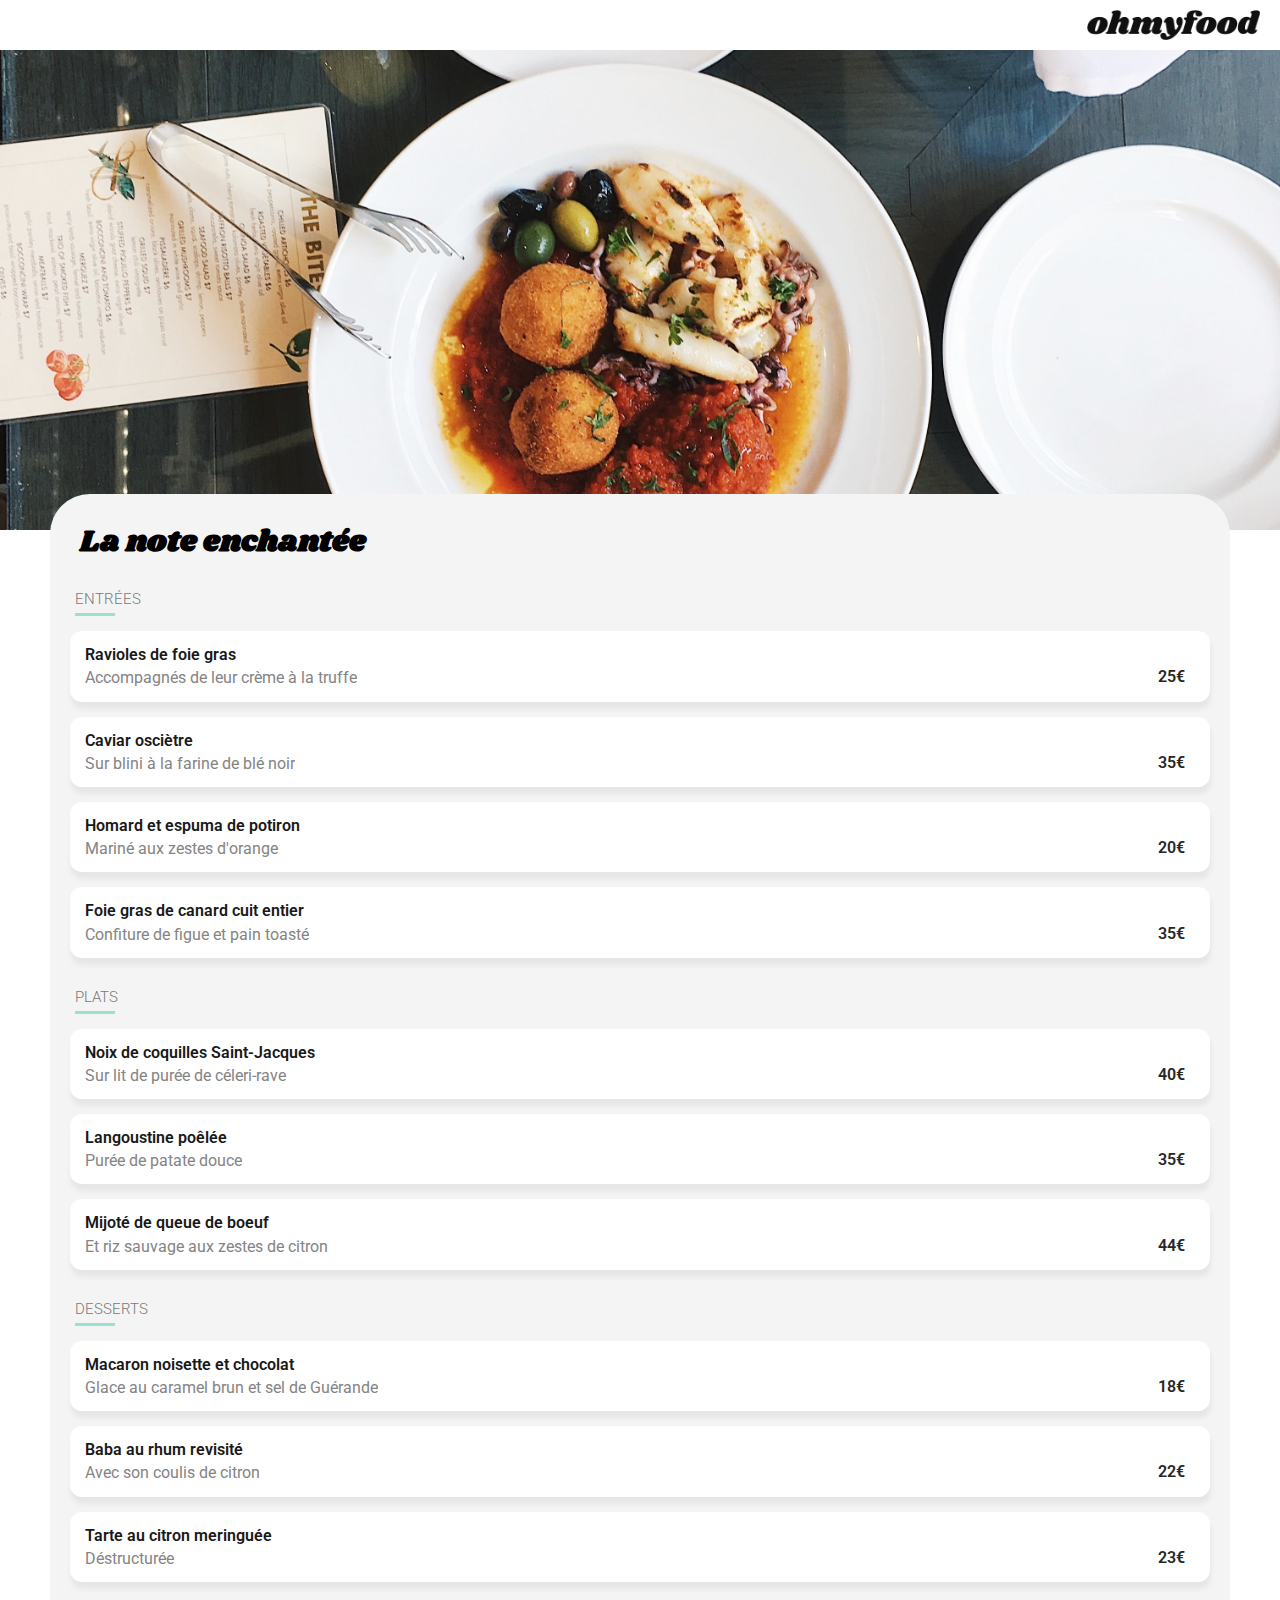
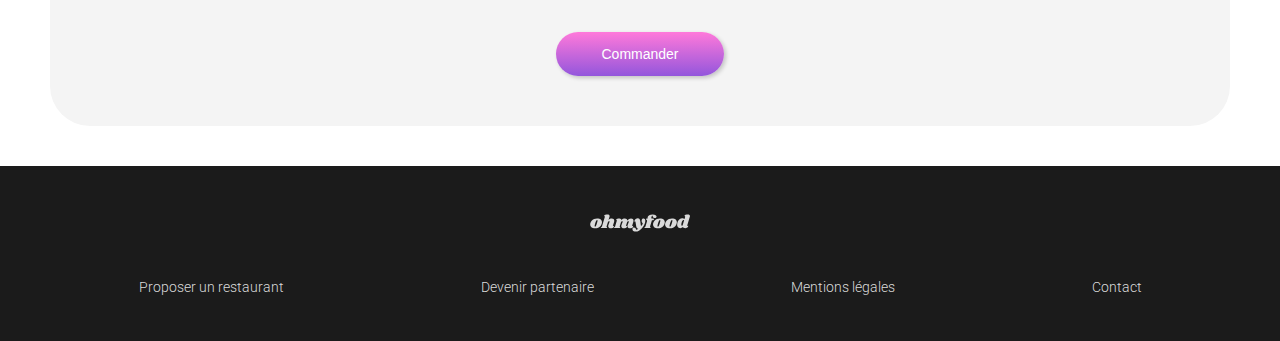
<file: restaurant-note-enchantee.html>
<!DOCTYPE html>
<html lang="fr">
<head>
    <meta charset="UTF-8">
    <meta http-equiv="X-UA-Compatible" content="IE=edge">
    <meta name="viewport" content="width=device-width, initial-scale=1.0">
    <link rel="stylesheet" href="assets/css/style.css">

    <!-- Font Icon -->
    <link rel="stylesheet" href="https://cdnjs.cloudflare.com/ajax/libs/font-awesome/6.1.1/css/all.min.css"
    integrity="sha512-KfkfwYDsLkIlwQp6LFnl8zNdLGxu9YAA1QvwINks4PhcElQSvqcyVLLD9aMhXd13uQjoXtEKNosOWaZqXgel0g=="
    crossorigin="anonymous" referrerpolicy="no-referrer" />

    <title>Restaurant la palette du goût</title>
</head>
<body>
    <!-- Header -->
    <header class="restaurant-header">
        <a href="index.html">
            <i class="fa-solid fa-arrow-left-long icon"></i>
        </a>
        <img class="logo" src="assets/img/logo/ohmyfood.png" alt="Oh my food">
    </header>

    <!-- Main -->
    <main>
        <section>
            <div class="restaurant-slider">
                <img src="assets/img/restaurants/stil.jpg" alt="Restaurant la note enchantée">
            </div>
    
            <!-- Menu -->
            <div class="container-page bg-lightgray">
                <!-- Heading title -->
                <div class="heading-title">
                    <h2 class="shrikhand title">La note enchantée</h2>
                    <i class="fa-regular fa-heart icon"></i>
                </div>

                <!-- Menu step 1 -->
                <section class="restaurant-menu-step">
                    <!-- Title menu card -->
                    <div class="card-restaurant">
                        <h3 class="menu-step-title">Entrées</h3>
                        <span class="title-border ml-5"></span>
                    </div>
                    <!-- Card -->
                    <article class="card">
                        <div class="card-content align-end">
                            <div>
                                <h3 class="card-title">Ravioles de foie gras</h3>
                                <p class="card-text">Accompagnés de leur crème à la truffe</p>
                            </div>
                            <strong class="card-price">25€</strong>
                        </div>
                    </article>
                    <!-- Card -->
                    <article class="card">
                        <div class="card-content align-end">
                            <div>
                                <h3 class="card-title">Caviar osciètre</h3>
                                <p class="card-text">Sur blini à la farine de blé noir</p>
                            </div>
                            <strong class="card-price">35€</strong>
                        </div>
                    </article>
                    <!-- Card -->
                    <article class="card">
                        <div class="card-content align-end">
                            <div>
                                <h3 class="card-title">Homard et espuma de potiron</h3>
                                <p class="card-text">Mariné aux zestes d'orange</p>
                            </div>
                            <strong class="card-price">20€</strong>
                        </div>
                    </article>
                    <!-- Card -->
                    <article class="card">
                        <div class="card-content align-end">
                            <div>
                                <h3 class="card-title">Foie gras de canard cuit entier</h3>
                                <p class="card-text">Confiture de figue et pain toasté</p>
                            </div>
                            <strong class="card-price">35€</strong>
                        </div>
                    </article>
                </section>

                <!-- Menu step 2 -->
                <section class="restaurant-menu-step">
                    <!-- Title menu card -->
                    <div class="card-restaurant">
                        <h3 class="menu-step-title">Plats</h3>
                        <span class="title-border ml-5"></span>
                    </div>
                    <!-- Card -->
                    <article class="card">
                        <div class="card-content align-end">
                            <div>
                                <h3 class="card-title">Noix de coquilles Saint-Jacques</h3>
                                <p class="card-text">Sur lit de purée de céleri-rave</p>
                            </div>
                            <strong class="card-price">40€</strong>
                        </div>
                    </article>
                    <!-- Card -->
                    <article class="card">
                        <div class="card-content align-end">
                            <div>
                                <h3 class="card-title">Langoustine poêlée</h3>
                                <p class="card-text">Purée de patate douce</p>
                            </div>
                            <strong class="card-price">35€</strong>
                        </div>
                    </article>
                    <!-- Card -->
                    <article class="card">
                        <div class="card-content align-end">
                            <div>
                                <h3 class="card-title">Mijoté de queue de boeuf</h3>
                                <p class="card-text">Et riz sauvage aux zestes de citron</p>
                            </div>
                            <strong class="card-price">44€</strong>
                        </div>
                    </article>
                </section>

                <!-- Menu step 3 -->
                <section class="restaurant-menu-step">
                    <!-- Title menu card -->
                    <div class="card-restaurant">
                        <h3 class="menu-step-title">Desserts</h3>
                        <span class="title-border ml-5"></span>
                    </div>
                    <!-- Card -->
                    <article class="card">
                        <div class="card-content align-end">
                            <div>
                                <h3 class="card-title">Macaron noisette et chocolat</h3>
                                <p class="card-text">Glace au caramel brun et sel de Guérande</p>
                            </div>
                            <strong class="card-price">18€</strong>
                        </div>
                    </article>
                    <!-- Card -->
                    <article class="card">
                        <div class="card-content align-end">
                            <div>
                                <h3 class="card-title">Baba au rhum revisité</h3>
                                <p class="card-text">Avec son coulis de citron</p>
                            </div>
                            <strong class="card-price">22€</strong>
                        </div>
                    </article>
                    <!-- Card -->
                    <article class="card">
                        <div class="card-content align-end">
                            <div>
                                <h3 class="card-title">Tarte au citron meringuée</h3>
                                <p class="card-text">Déstructurée</p>
                            </div>
                            <strong class="card-price">23€</strong>
                        </div>
                    </article>
                </section>

                <!-- Ending btn -->
                <div class="ending-btn text-center">
                    <button type="button" class="btn btn-primary mt-20 shadow">Commander</button>
                </div>
            </div>
        </section>

        <!-- Footer -->
        <footer class="footer">
            <div class="footer-logo">
                <svg class="logo" width="100" height="34" viewBox="0 0 196 34" fill="none" xmlns="http://www.w3.org/2000/svg">
                    <path d="M13.932 7.956C17.196 7.956 19.596 8.61599 21.132 9.936C22.692 11.256 23.472 12.984 23.472 15.12C23.472 15.84 23.376 16.644 23.184 17.532C22.728 19.5 21.876 21.228 20.628 22.716C19.38 24.18 17.844 25.32 16.02 26.136C14.22 26.928 12.264 27.324 10.152 27.324C6.81599 27.324 4.34399 26.664 2.73599 25.344C1.15199 24 0.359985 22.224 0.359985 20.016C0.359985 19.272 0.455985 18.444 0.647985 17.532C1.10399 15.66 1.96799 14.004 3.23999 12.564C4.53599 11.1 6.10799 9.972 7.95599 9.18C9.82799 8.364 11.82 7.956 13.932 7.956ZM13.824 11.16C13.32 11.16 12.78 11.616 12.204 12.528C11.652 13.416 10.992 15.108 10.224 17.604C9.45599 20.1 9.07199 21.852 9.07199 22.86C9.07199 23.388 9.15599 23.748 9.32399 23.94C9.49199 24.108 9.71999 24.192 10.008 24.192C10.512 24.24 11.028 23.808 11.556 22.896C12.108 21.984 12.792 20.208 13.608 17.568C14.352 15.24 14.724 13.548 14.724 12.492C14.724 11.988 14.64 11.64 14.472 11.448C14.328 11.256 14.112 11.16 13.824 11.16Z" fill="#101010"/>
                    <path d="M44.9899 22.032C44.9419 22.128 44.9179 22.272 44.9179 22.464C44.9179 22.632 44.9539 22.764 45.0259 22.86C45.1219 22.956 45.2419 23.004 45.3859 23.004C45.6739 23.004 45.9139 22.884 46.1059 22.644C46.3219 22.38 46.4659 22.248 46.5379 22.248C46.6579 22.248 46.7539 22.332 46.8259 22.5C46.8979 22.644 46.9339 22.824 46.9339 23.04C46.9579 23.736 46.7299 24.42 46.2499 25.092C45.7699 25.74 45.0619 26.28 44.1259 26.712C43.2139 27.12 42.1099 27.324 40.8139 27.324C39.2299 27.324 37.9699 26.964 37.0339 26.244C36.0979 25.5 35.6179 24.516 35.5939 23.292C35.5939 22.404 35.8099 21.408 36.2419 20.304L38.2219 15.12C38.3419 14.808 38.4019 14.556 38.4019 14.364C38.4019 14.052 38.2939 13.812 38.0779 13.644C37.8859 13.452 37.6459 13.356 37.3579 13.356C36.9019 13.356 36.4339 13.572 35.9539 14.004C35.4979 14.412 35.1259 15.084 34.8379 16.02V15.948L32.5699 23.256C32.4979 23.544 32.4619 23.796 32.4619 24.012C32.4619 24.324 32.5219 24.576 32.6419 24.768C32.7619 24.936 32.9299 25.104 33.1459 25.272C33.3139 25.44 33.4339 25.584 33.5059 25.704C33.5779 25.8 33.5899 25.932 33.5419 26.1C33.4219 26.412 33.1819 26.64 32.8219 26.784C32.4619 26.928 31.9099 27 31.1659 27H22.9579C22.3339 27 21.8779 26.904 21.5899 26.712C21.3019 26.496 21.2059 26.22 21.3019 25.884C21.3979 25.596 21.6499 25.344 22.0579 25.128C22.4179 24.936 22.7179 24.708 22.9579 24.444C23.1979 24.18 23.4019 23.76 23.5699 23.184L29.0419 5.22C29.1139 5.004 29.1499 4.824 29.1499 4.68C29.1499 4.416 29.0779 4.2 28.9339 4.032C28.8139 3.864 28.6459 3.696 28.4299 3.528C28.1899 3.336 28.0099 3.168 27.8899 3.024C27.7939 2.88 27.7819 2.688 27.8539 2.448C27.9979 1.896 28.7539 1.416 30.1219 1.00799C31.4899 0.599996 32.9179 0.395996 34.4059 0.395996C35.7979 0.395996 36.8179 0.659996 37.4659 1.188C38.1379 1.716 38.4739 2.436 38.4739 3.348C38.4739 3.876 38.3899 4.392 38.2219 4.896L36.2779 11.232C37.2139 10.008 38.1979 9.156 39.2299 8.676C40.2859 8.196 41.4259 7.956 42.6499 7.956C44.1139 7.956 45.2899 8.4 46.1779 9.288C47.0899 10.176 47.5459 11.328 47.5459 12.744C47.5459 13.488 47.4259 14.22 47.1859 14.94L44.9899 22.032Z" fill="#101010"/>
                    <path d="M82.7165 22.032C82.6685 22.128 82.6445 22.272 82.6445 22.464C82.6445 22.632 82.6805 22.764 82.7525 22.86C82.8485 22.956 82.9685 23.004 83.1125 23.004C83.4005 23.004 83.6405 22.884 83.8325 22.644C84.0485 22.38 84.1925 22.248 84.2645 22.248C84.3845 22.248 84.4805 22.332 84.5525 22.5C84.6245 22.644 84.6605 22.824 84.6605 23.04C84.6845 23.736 84.4565 24.42 83.9765 25.092C83.4965 25.74 82.7885 26.28 81.8525 26.712C80.9405 27.12 79.8365 27.324 78.5405 27.324C76.9565 27.324 75.6965 26.964 74.7605 26.244C73.8245 25.5 73.3445 24.516 73.3205 23.292C73.3205 22.404 73.5365 21.408 73.9685 20.304L75.9485 15.12C76.0685 14.808 76.1285 14.556 76.1285 14.364C76.1285 14.052 76.0205 13.812 75.8045 13.644C75.6125 13.452 75.3725 13.356 75.0845 13.356C74.6765 13.356 74.2565 13.536 73.8245 13.896C73.3925 14.256 73.0085 14.82 72.6725 15.588L70.6925 22.032C70.6445 22.128 70.6205 22.272 70.6205 22.464C70.6205 22.632 70.6565 22.764 70.7285 22.86C70.8245 22.956 70.9445 23.004 71.0885 23.004C71.3765 23.004 71.6165 22.884 71.8085 22.644C72.0245 22.38 72.1685 22.248 72.2405 22.248C72.3605 22.248 72.4565 22.332 72.5285 22.5C72.6005 22.644 72.6365 22.824 72.6365 23.04C72.6605 23.736 72.4325 24.42 71.9525 25.092C71.4725 25.74 70.7645 26.28 69.8285 26.712C68.9165 27.12 67.8125 27.324 66.5165 27.324C64.9325 27.324 63.6725 26.964 62.7365 26.244C61.8005 25.5 61.3205 24.516 61.2965 23.292C61.2965 22.404 61.5125 21.408 61.9445 20.304L63.9245 15.12C64.0445 14.808 64.1045 14.556 64.1045 14.364C64.1045 14.052 63.9965 13.812 63.7805 13.644C63.5885 13.452 63.3485 13.356 63.0605 13.356C62.6525 13.356 62.2325 13.536 61.8005 13.896C61.3685 14.232 61.0085 14.784 60.7205 15.552L58.3445 23.256C58.2485 23.52 58.2005 23.772 58.2005 24.012C58.2005 24.3 58.2605 24.54 58.3805 24.732C58.5005 24.9 58.6685 25.08 58.8845 25.272C59.0525 25.416 59.1725 25.548 59.2445 25.668C59.3165 25.788 59.3285 25.932 59.2805 26.1C59.1845 26.412 58.9565 26.64 58.5965 26.784C58.2365 26.928 57.6725 27 56.9045 27H48.6965C48.0725 27 47.6285 26.904 47.3645 26.712C47.0765 26.496 46.9685 26.22 47.0405 25.884C47.1365 25.596 47.3885 25.344 47.7965 25.128C48.1565 24.936 48.4565 24.708 48.6965 24.444C48.9365 24.18 49.1405 23.76 49.3085 23.184L52.5125 12.78C52.5605 12.66 52.5845 12.492 52.5845 12.276C52.5845 12.012 52.5245 11.808 52.4045 11.664C52.3085 11.52 52.1405 11.34 51.9005 11.124C51.6605 10.932 51.4925 10.764 51.3965 10.62C51.3005 10.476 51.2885 10.284 51.3605 10.044C51.5045 9.492 52.2605 9.012 53.6285 8.604C54.9965 8.172 56.4245 7.956 57.9125 7.956C59.0885 7.956 60.0125 8.28 60.6845 8.928C61.3805 9.576 61.7165 10.464 61.6925 11.592C62.6765 10.224 63.7085 9.276 64.7885 8.748C65.8925 8.22 67.0805 7.956 68.3525 7.956C69.7445 7.956 70.8725 8.364 71.7365 9.18C72.6245 9.972 73.1165 11.016 73.2125 12.312C74.2445 10.68 75.3485 9.552 76.5245 8.928C77.7005 8.28 78.9845 7.956 80.3765 7.956C81.8405 7.956 83.0165 8.4 83.9045 9.288C84.8165 10.176 85.2725 11.328 85.2725 12.744C85.2725 13.488 85.1525 14.22 84.9125 14.94L82.7165 22.032Z" fill="#101010"/>
                    <path d="M104.932 7.956C105.988 7.956 106.828 8.388 107.452 9.252C108.1 10.092 108.424 11.244 108.424 12.708C108.424 13.98 108.196 15.348 107.74 16.812C106.852 19.764 105.424 22.548 103.456 25.164C101.512 27.78 99.2675 29.88 96.7235 31.464C94.2035 33.048 91.6836 33.84 89.1636 33.84C87.9156 33.84 86.8355 33.624 85.9235 33.192C85.0355 32.76 84.3635 32.184 83.9075 31.464C83.4275 30.744 83.1875 29.976 83.1875 29.16C83.1875 28.8 83.2475 28.404 83.3675 27.972C83.5835 27.3 83.9435 26.784 84.4475 26.424C84.9515 26.064 85.5516 25.884 86.2476 25.884C87.3516 25.884 88.2515 26.256 88.9475 27C89.6675 27.768 90.1236 28.812 90.3156 30.132C91.8516 30.06 93.2675 29.4 94.5635 28.152C93.3395 27.936 92.4275 27.528 91.8275 26.928C91.2515 26.304 90.8555 25.344 90.6395 24.048L89.1995 15.228C89.1275 14.772 89.0195 14.46 88.8755 14.292C88.7555 14.1 88.5876 14.004 88.3716 14.004C88.2036 14.004 87.9995 14.088 87.7595 14.256C87.5435 14.424 87.3875 14.508 87.2915 14.508C87.0995 14.508 87.0035 14.304 87.0035 13.896C87.0035 13.56 87.0635 13.2 87.1835 12.816C87.6155 11.448 88.4196 10.296 89.5956 9.36C90.7716 8.4 92.1395 7.92 93.6995 7.92C95.2355 7.92 96.3635 8.376 97.0835 9.288C97.8275 10.2 98.3076 11.604 98.5236 13.5L99.6035 21.42C99.6755 22.02 99.8915 22.32 100.252 22.32C100.684 22.32 101.188 21.936 101.764 21.168C102.34 20.376 102.904 19.26 103.456 17.82C102.736 17.172 102.184 16.428 101.8 15.588C101.416 14.748 101.224 13.848 101.224 12.888C101.224 12.144 101.32 11.472 101.512 10.872C101.8 9.912 102.244 9.192 102.844 8.712C103.468 8.208 104.164 7.956 104.932 7.956Z" fill="#101010"/>
                    <path d="M122.864 0.395996C125.432 0.395996 127.352 0.791996 128.624 1.584C129.92 2.352 130.568 3.3 130.568 4.428C130.568 5.34 130.184 6.048 129.416 6.552C128.672 7.032 127.688 7.272 126.464 7.272C125.336 7.272 124.46 6.996 123.836 6.444C123.212 5.892 122.9 5.208 122.9 4.392C122.9 3.888 123.056 3.36 123.368 2.808C122.648 2.808 122.048 2.988 121.568 3.348C121.088 3.684 120.716 4.272 120.452 5.112C120.308 5.64 120.236 6.132 120.236 6.588C120.236 7.164 120.332 7.62 120.524 7.956C120.74 8.268 121.04 8.424 121.424 8.424H123.548C124.796 8.424 125.42 8.808 125.42 9.576C125.42 9.672 125.396 9.816 125.348 10.008C125.204 10.536 124.904 10.932 124.448 11.196C124.016 11.46 123.356 11.592 122.468 11.592H121.388L117.824 23.256C117.752 23.544 117.716 23.796 117.716 24.012C117.716 24.324 117.776 24.576 117.896 24.768C118.016 24.936 118.184 25.104 118.4 25.272C118.568 25.44 118.688 25.584 118.76 25.704C118.832 25.8 118.844 25.932 118.796 26.1C118.676 26.412 118.436 26.64 118.076 26.784C117.716 26.928 117.164 27 116.42 27H108.212C107.588 27 107.132 26.904 106.844 26.712C106.556 26.496 106.46 26.22 106.556 25.884C106.652 25.596 106.904 25.344 107.312 25.128C107.672 24.936 107.972 24.708 108.212 24.444C108.452 24.18 108.656 23.76 108.824 23.184L111.632 13.968C111.752 13.608 111.812 13.236 111.812 12.852C111.812 12.372 111.704 12 111.488 11.736C111.296 11.448 110.996 11.136 110.588 10.8C110.324 10.584 110.12 10.404 109.976 10.26C109.856 10.092 109.796 9.9 109.796 9.684C109.772 9.228 109.928 8.904 110.264 8.712C110.624 8.52 111.296 8.424 112.28 8.424H113.18C113.012 7.824 112.928 7.224 112.928 6.624C112.928 6.024 113.036 5.4 113.252 4.752C113.708 3.528 114.68 2.496 116.168 1.65599C117.68 0.815996 119.912 0.395996 122.864 0.395996Z" fill="#101010"/>
                    <path d="M137.084 7.956C140.348 7.956 142.748 8.61599 144.284 9.936C145.844 11.256 146.624 12.984 146.624 15.12C146.624 15.84 146.528 16.644 146.336 17.532C145.88 19.5 145.028 21.228 143.78 22.716C142.532 24.18 140.996 25.32 139.172 26.136C137.372 26.928 135.416 27.324 133.304 27.324C129.968 27.324 127.496 26.664 125.888 25.344C124.304 24 123.512 22.224 123.512 20.016C123.512 19.272 123.608 18.444 123.8 17.532C124.256 15.66 125.12 14.004 126.392 12.564C127.688 11.1 129.26 9.972 131.108 9.18C132.98 8.364 134.972 7.956 137.084 7.956ZM136.976 11.16C136.472 11.16 135.932 11.616 135.356 12.528C134.804 13.416 134.144 15.108 133.376 17.604C132.608 20.1 132.224 21.852 132.224 22.86C132.224 23.388 132.308 23.748 132.476 23.94C132.644 24.108 132.872 24.192 133.16 24.192C133.664 24.24 134.18 23.808 134.708 22.896C135.26 21.984 135.944 20.208 136.76 17.568C137.504 15.24 137.876 13.548 137.876 12.492C137.876 11.988 137.792 11.64 137.624 11.448C137.48 11.256 137.264 11.16 136.976 11.16Z" fill="#101010"/>
                    <path d="M160.709 7.956C163.973 7.956 166.373 8.61599 167.909 9.936C169.469 11.256 170.249 12.984 170.249 15.12C170.249 15.84 170.153 16.644 169.961 17.532C169.505 19.5 168.653 21.228 167.405 22.716C166.157 24.18 164.621 25.32 162.797 26.136C160.997 26.928 159.041 27.324 156.929 27.324C153.593 27.324 151.121 26.664 149.513 25.344C147.929 24 147.137 22.224 147.137 20.016C147.137 19.272 147.233 18.444 147.425 17.532C147.881 15.66 148.745 14.004 150.017 12.564C151.313 11.1 152.885 9.972 154.733 9.18C156.605 8.364 158.597 7.956 160.709 7.956ZM160.601 11.16C160.097 11.16 159.557 11.616 158.981 12.528C158.429 13.416 157.769 15.108 157.001 17.604C156.233 20.1 155.849 21.852 155.849 22.86C155.849 23.388 155.933 23.748 156.101 23.94C156.269 24.108 156.497 24.192 156.785 24.192C157.289 24.24 157.805 23.808 158.333 22.896C158.885 21.984 159.569 20.208 160.385 17.568C161.129 15.24 161.501 13.548 161.501 12.492C161.501 11.988 161.417 11.64 161.249 11.448C161.105 11.256 160.889 11.16 160.601 11.16Z" fill="#101010"/>
                    <path d="M190.526 21.816C190.478 22.008 190.454 22.14 190.454 22.212C190.454 22.38 190.502 22.512 190.598 22.608C190.694 22.704 190.814 22.752 190.958 22.752C191.246 22.752 191.486 22.632 191.678 22.392C191.894 22.128 192.038 21.996 192.11 21.996C192.23 21.996 192.326 22.08 192.398 22.248C192.47 22.416 192.506 22.608 192.506 22.824C192.53 23.472 192.278 24.132 191.75 24.804C191.246 25.476 190.562 26.028 189.698 26.46C188.834 26.892 187.898 27.108 186.89 27.108C185.69 27.108 184.646 26.88 183.758 26.424C182.87 25.968 182.258 25.368 181.922 24.624C181.274 25.464 180.53 26.088 179.69 26.496C178.85 26.904 177.962 27.108 177.026 27.108C175.922 27.108 174.89 26.832 173.93 26.28C172.994 25.728 172.238 24.948 171.662 23.94C171.11 22.908 170.834 21.744 170.834 20.448C170.834 18.264 171.242 16.212 172.058 14.292C172.898 12.348 174.062 10.788 175.55 9.612C177.038 8.412 178.73 7.812 180.626 7.812C181.658 7.812 182.534 7.932 183.254 8.172C183.998 8.412 184.67 8.772 185.27 9.252L186.494 5.22C186.566 5.004 186.602 4.824 186.602 4.68C186.602 4.416 186.53 4.2 186.386 4.032C186.266 3.864 186.098 3.696 185.882 3.528C185.642 3.336 185.462 3.168 185.342 3.024C185.246 2.88 185.234 2.688 185.306 2.448C185.45 1.896 186.206 1.416 187.574 1.00799C188.942 0.599996 190.37 0.395996 191.858 0.395996C193.25 0.395996 194.27 0.659996 194.918 1.188C195.59 1.716 195.926 2.436 195.926 3.348C195.926 3.876 195.842 4.392 195.674 4.896L190.526 21.816ZM184.514 11.7C184.13 11.364 183.71 11.196 183.254 11.196C182.558 11.196 181.874 11.712 181.202 12.744C180.53 13.776 179.99 15.024 179.582 16.488C179.174 17.952 178.982 19.272 179.006 20.448C179.006 21.768 179.438 22.428 180.302 22.428C180.614 22.428 180.878 22.308 181.094 22.068C181.31 21.804 181.514 21.384 181.706 20.808L184.514 11.7Z" fill="#101010"/>
                </svg> 
            </div>
            <div class="footer-content">
                <div class="footer-item">
                    <i class="fa-solid fa-utensils"></i>
                    <a href="#">Proposer un restaurant</a>
                </div>
                <div class="footer-item">
                    <i class="fa-solid fa-handshake-angle"></i>
                    <a href="#">Devenir partenaire</a>
                </div>
                <div class="footer-item">
                    <a href="#">Mentions légales</a>
                </div>
                <div class="footer-item">
                    <a href="#">Contact</a>
                </div>
            </div>
        </footer>
    </main>
</body>
</html>
</file>
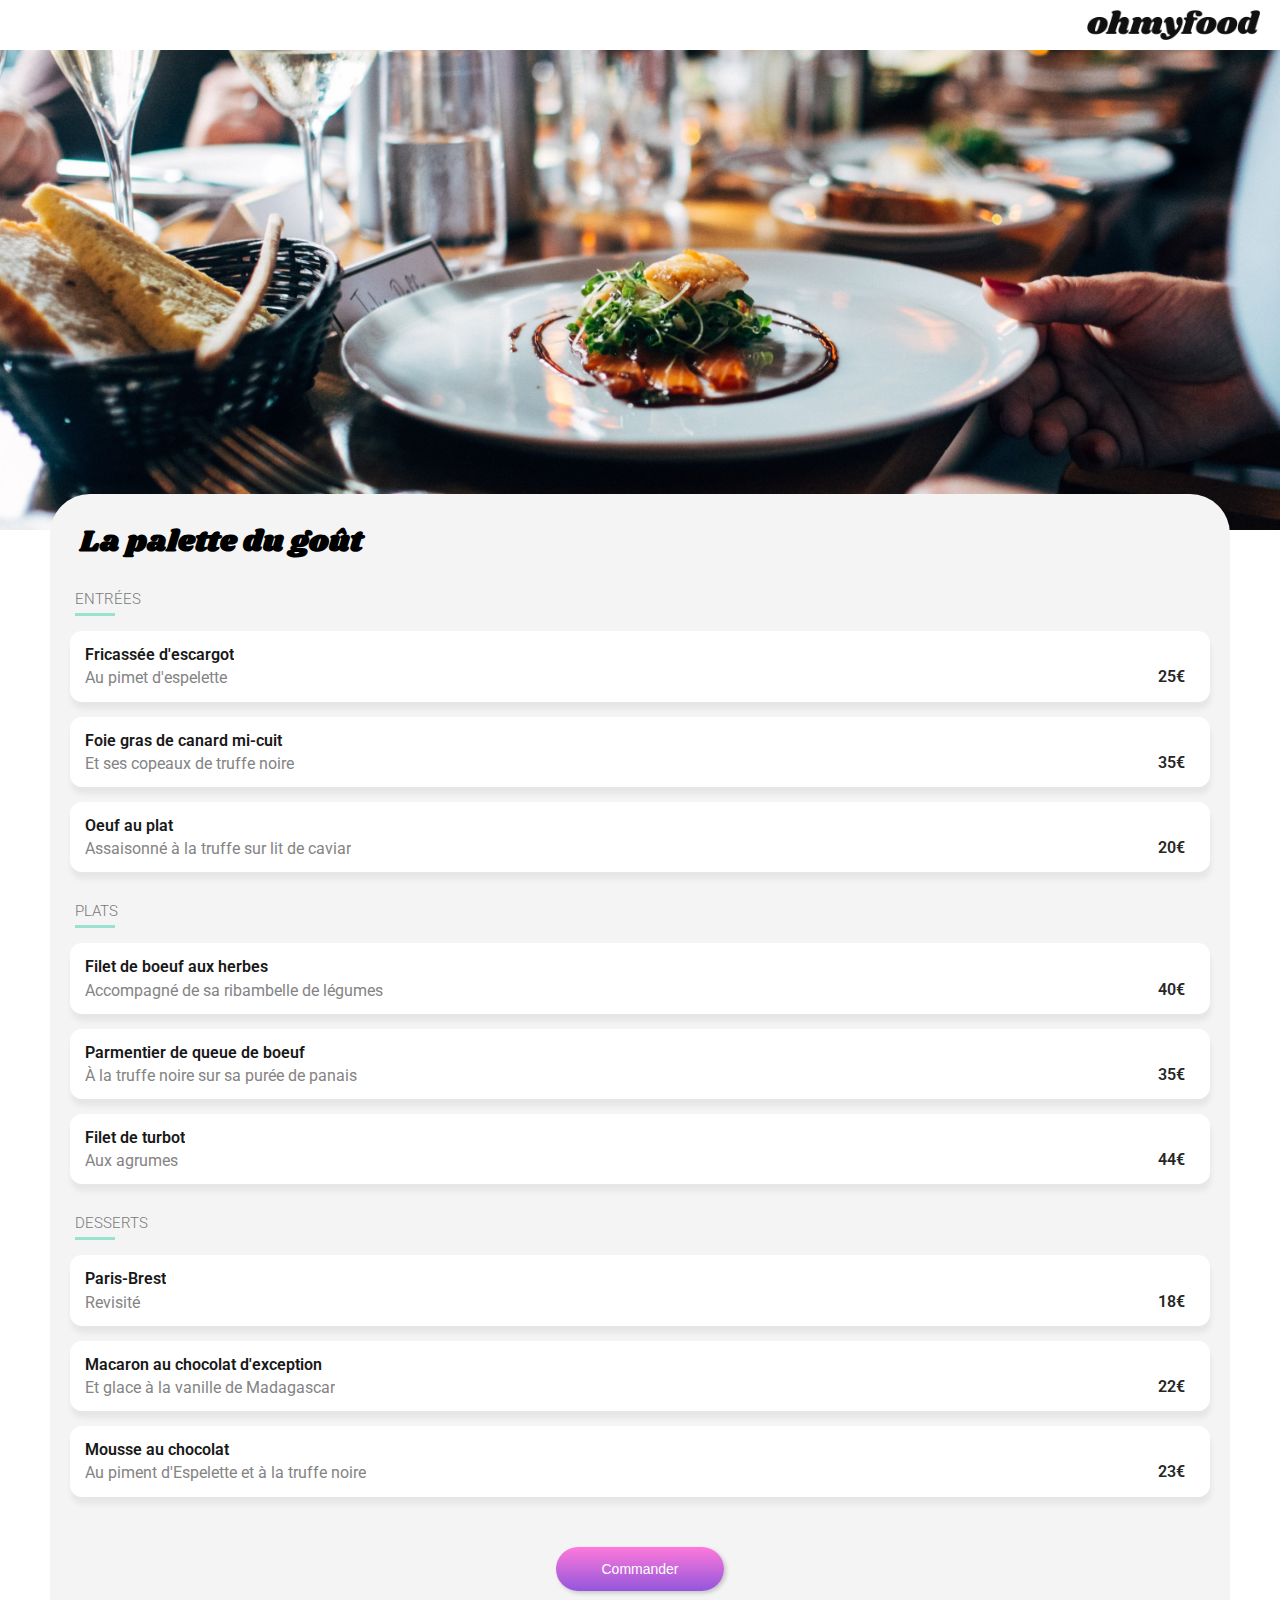
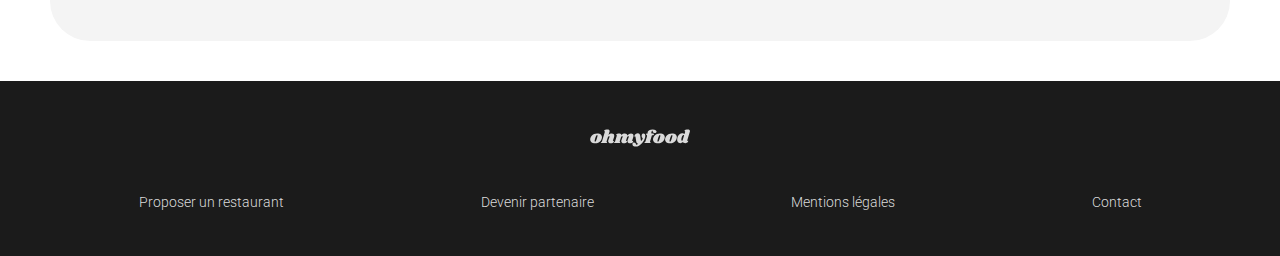
<file: restaurant-palette-du-gout.html>
<!DOCTYPE html>
<html lang="fr">
<head>
    <meta charset="UTF-8">
    <meta http-equiv="X-UA-Compatible" content="IE=edge">
    <meta name="viewport" content="width=device-width, initial-scale=1.0">
    <link rel="stylesheet" href="assets/css/style.css">

    <!-- Font Icon -->
    <link rel="stylesheet" href="https://cdnjs.cloudflare.com/ajax/libs/font-awesome/6.1.1/css/all.min.css"
    integrity="sha512-KfkfwYDsLkIlwQp6LFnl8zNdLGxu9YAA1QvwINks4PhcElQSvqcyVLLD9aMhXd13uQjoXtEKNosOWaZqXgel0g=="
    crossorigin="anonymous" referrerpolicy="no-referrer" />

    <title>Restaurant la palette du goût</title>
</head>
<body>
    <!-- Header -->
    <header class="restaurant-header">
        <a href="index.html">
            <i class="fa-solid fa-arrow-left-long icon"></i>
        </a>
        <img class="logo" src="assets/img/logo/ohmyfood.png" alt="Oh my food">
    </header>

    <!-- Main -->
    <main>
        <section>
            <!-- Slider -->
            <div class="restaurant-slider">
                <img src="assets/img/restaurants/jay-wennington.jpg" alt="Restaurant la palette du goût">
            </div>
    
            <!-- Menu -->
            <article class="container-page bg-lightgray">
                <!-- Heading title -->
                <div class="heading-title">
                    <h2 class="shrikhand title">La palette du goût</h2>
                    <i class="fa-regular fa-heart icon"></i>
                </div>

                <!-- Menu step 1 -->
                <section class="restaurant-menu-step">
                    <!-- Title menu card -->
                    <div class="card-restaurant">
                        <h3 class="menu-step-title">Entrées</h3>
                        <span class="title-border ml-5"></span>
                    </div>
                    <!-- Card -->
                    <article class="card">
                        <div class="card-content align-end">
                            <div class="overflow-hidden">
                                <h3 class="card-title">Fricassée d'escargot</h3>
                                <p class="card-text text-truncate">Au pimet d'espelette</p>
                            </div>
                            <strong class="card-price">25€</strong>
                            <button class="card-check" type="button">
                                <i class="fa-solid fa-check-circle icon"></i>
                            </button>
                        </div>
                    </article>
                    <!-- Card -->
                    <article class="card">
                        <div class="card-content align-end">
                            <div>
                                <h3 class="card-title">Foie gras de canard mi-cuit</h3>
                                <p class="card-text">Et ses copeaux de truffe noire</p>
                            </div>
                            <strong class="card-price">35€</strong>
                            <button class="card-check" type="button">
                                <i class="fa-solid fa-check-circle icon"></i>
                            </button>
                        </div>
                    </article>
                    <!-- Card -->
                    <article class="card">
                        <div class="card-content align-end">
                            <div>
                                <h3 class="card-title">Oeuf au plat</h3>
                                <p class="card-text">Assaisonné à la truffe sur lit de caviar</p>
                            </div>
                            <strong class="card-price">20€</strong>
                            <button class="card-check" type="button">
                                <i class="fa-solid fa-check-circle icon"></i>
                            </button>
                        </div>
                    </article>
                </section>

                <!-- Menu step 2 -->
                <section class="restaurant-menu-step">
                    <!-- Title menu card -->
                    <div class="card-restaurant">
                        <h3 class="menu-step-title">Plats</h3>
                        <span class="title-border ml-5"></span>
                    </div>
                    <!-- Card -->
                    <article class="card">
                        <div class="card-content align-end">
                            <div>
                                <h3 class="card-title">Filet de boeuf aux herbes</h3>
                                <p class="card-text">Accompagné de sa ribambelle de légumes</p>
                            </div>
                            <strong class="card-price">40€</strong>
                            <button class="card-check" type="button">
                                <i class="fa-solid fa-check-circle icon"></i>
                            </button>
                        </div>
                    </article>
                    <!-- Card -->
                    <article class="card">
                        <div class="card-content align-end">
                            <div>
                                <h3 class="card-title">Parmentier de queue de boeuf</h3>
                                <p class="card-text">À la truffe noire sur sa purée de panais</p>
                            </div>
                            <strong class="card-price">35€</strong>
                            <button class="card-check" type="button">
                                <i class="fa-solid fa-check-circle icon"></i>
                            </button>
                        </div>
                    </article>
                    <!-- Card -->
                    <article class="card">
                        <div class="card-content align-end">
                            <div>
                                <h3 class="card-title">Filet de turbot</h3>
                                <p class="card-text">Aux agrumes</p>
                            </div>
                            <strong class="card-price">44€</strong>
                            <button class="card-check" type="button">
                                <i class="fa-solid fa-check-circle icon"></i>
                            </button>
                        </div>
                    </article>
                </section>

                <!-- Menu step 3 -->
                <section class="restaurant-menu-step">
                    <!-- Title menu card -->
                    <div class="card-restaurant">
                        <h3 class="menu-step-title">Desserts</h3>
                        <span class="title-border ml-5"></span>
                    </div>
                    <!-- Card -->
                    <article class="card">
                        <div class="card-content align-end">
                            <div>
                                <h3 class="card-title">Paris-Brest</h3>
                                <p class="card-text">Revisité</p>
                            </div>
                            <strong class="card-price">18€</strong>
                            <button class="card-check" type="button">
                                <i class="fa-solid fa-check-circle icon"></i>
                            </button>
                        </div>
                    </article>
                    <!-- Card -->
                    <article class="card">
                        <div class="card-content align-end">
                            <div>
                                <h3 class="card-title">Macaron au chocolat d'exception</h3>
                                <p class="card-text">Et glace à la vanille de Madagascar</p>
                            </div>
                            <strong class="card-price">22€</strong>
                            <button class="card-check" type="button">
                                <i class="fa-solid fa-check-circle icon"></i>
                            </button>
                        </div>
                    </article>
                    <!-- Card -->
                    <article class="card">
                        <div class="card-content align-end">
                            <div>
                                <h3 class="card-title">Mousse au chocolat</h3>
                                <p class="card-text">Au piment d'Espelette et à la truffe noire</p>
                            </div>
                            <strong class="card-price">23€</strong>
                            <button class="card-check" type="button">
                                <i class="fa-solid fa-check-circle icon"></i>
                            </button>
                        </div>
                    </article>
                </section>

                <!-- Ending btn -->
                <div class="ending-btn text-center">
                    <button type="button" class="btn btn-primary mt-20 shadow">Commander</button>
                </div>
            </article>
        </section>

        <!-- Footer -->
        <footer class="footer">
            <div class="footer-logo">
                <svg class="logo" width="100" height="34" viewBox="0 0 196 34" fill="none" xmlns="http://www.w3.org/2000/svg">
                    <path d="M13.932 7.956C17.196 7.956 19.596 8.61599 21.132 9.936C22.692 11.256 23.472 12.984 23.472 15.12C23.472 15.84 23.376 16.644 23.184 17.532C22.728 19.5 21.876 21.228 20.628 22.716C19.38 24.18 17.844 25.32 16.02 26.136C14.22 26.928 12.264 27.324 10.152 27.324C6.81599 27.324 4.34399 26.664 2.73599 25.344C1.15199 24 0.359985 22.224 0.359985 20.016C0.359985 19.272 0.455985 18.444 0.647985 17.532C1.10399 15.66 1.96799 14.004 3.23999 12.564C4.53599 11.1 6.10799 9.972 7.95599 9.18C9.82799 8.364 11.82 7.956 13.932 7.956ZM13.824 11.16C13.32 11.16 12.78 11.616 12.204 12.528C11.652 13.416 10.992 15.108 10.224 17.604C9.45599 20.1 9.07199 21.852 9.07199 22.86C9.07199 23.388 9.15599 23.748 9.32399 23.94C9.49199 24.108 9.71999 24.192 10.008 24.192C10.512 24.24 11.028 23.808 11.556 22.896C12.108 21.984 12.792 20.208 13.608 17.568C14.352 15.24 14.724 13.548 14.724 12.492C14.724 11.988 14.64 11.64 14.472 11.448C14.328 11.256 14.112 11.16 13.824 11.16Z" fill="#101010"/>
                    <path d="M44.9899 22.032C44.9419 22.128 44.9179 22.272 44.9179 22.464C44.9179 22.632 44.9539 22.764 45.0259 22.86C45.1219 22.956 45.2419 23.004 45.3859 23.004C45.6739 23.004 45.9139 22.884 46.1059 22.644C46.3219 22.38 46.4659 22.248 46.5379 22.248C46.6579 22.248 46.7539 22.332 46.8259 22.5C46.8979 22.644 46.9339 22.824 46.9339 23.04C46.9579 23.736 46.7299 24.42 46.2499 25.092C45.7699 25.74 45.0619 26.28 44.1259 26.712C43.2139 27.12 42.1099 27.324 40.8139 27.324C39.2299 27.324 37.9699 26.964 37.0339 26.244C36.0979 25.5 35.6179 24.516 35.5939 23.292C35.5939 22.404 35.8099 21.408 36.2419 20.304L38.2219 15.12C38.3419 14.808 38.4019 14.556 38.4019 14.364C38.4019 14.052 38.2939 13.812 38.0779 13.644C37.8859 13.452 37.6459 13.356 37.3579 13.356C36.9019 13.356 36.4339 13.572 35.9539 14.004C35.4979 14.412 35.1259 15.084 34.8379 16.02V15.948L32.5699 23.256C32.4979 23.544 32.4619 23.796 32.4619 24.012C32.4619 24.324 32.5219 24.576 32.6419 24.768C32.7619 24.936 32.9299 25.104 33.1459 25.272C33.3139 25.44 33.4339 25.584 33.5059 25.704C33.5779 25.8 33.5899 25.932 33.5419 26.1C33.4219 26.412 33.1819 26.64 32.8219 26.784C32.4619 26.928 31.9099 27 31.1659 27H22.9579C22.3339 27 21.8779 26.904 21.5899 26.712C21.3019 26.496 21.2059 26.22 21.3019 25.884C21.3979 25.596 21.6499 25.344 22.0579 25.128C22.4179 24.936 22.7179 24.708 22.9579 24.444C23.1979 24.18 23.4019 23.76 23.5699 23.184L29.0419 5.22C29.1139 5.004 29.1499 4.824 29.1499 4.68C29.1499 4.416 29.0779 4.2 28.9339 4.032C28.8139 3.864 28.6459 3.696 28.4299 3.528C28.1899 3.336 28.0099 3.168 27.8899 3.024C27.7939 2.88 27.7819 2.688 27.8539 2.448C27.9979 1.896 28.7539 1.416 30.1219 1.00799C31.4899 0.599996 32.9179 0.395996 34.4059 0.395996C35.7979 0.395996 36.8179 0.659996 37.4659 1.188C38.1379 1.716 38.4739 2.436 38.4739 3.348C38.4739 3.876 38.3899 4.392 38.2219 4.896L36.2779 11.232C37.2139 10.008 38.1979 9.156 39.2299 8.676C40.2859 8.196 41.4259 7.956 42.6499 7.956C44.1139 7.956 45.2899 8.4 46.1779 9.288C47.0899 10.176 47.5459 11.328 47.5459 12.744C47.5459 13.488 47.4259 14.22 47.1859 14.94L44.9899 22.032Z" fill="#101010"/>
                    <path d="M82.7165 22.032C82.6685 22.128 82.6445 22.272 82.6445 22.464C82.6445 22.632 82.6805 22.764 82.7525 22.86C82.8485 22.956 82.9685 23.004 83.1125 23.004C83.4005 23.004 83.6405 22.884 83.8325 22.644C84.0485 22.38 84.1925 22.248 84.2645 22.248C84.3845 22.248 84.4805 22.332 84.5525 22.5C84.6245 22.644 84.6605 22.824 84.6605 23.04C84.6845 23.736 84.4565 24.42 83.9765 25.092C83.4965 25.74 82.7885 26.28 81.8525 26.712C80.9405 27.12 79.8365 27.324 78.5405 27.324C76.9565 27.324 75.6965 26.964 74.7605 26.244C73.8245 25.5 73.3445 24.516 73.3205 23.292C73.3205 22.404 73.5365 21.408 73.9685 20.304L75.9485 15.12C76.0685 14.808 76.1285 14.556 76.1285 14.364C76.1285 14.052 76.0205 13.812 75.8045 13.644C75.6125 13.452 75.3725 13.356 75.0845 13.356C74.6765 13.356 74.2565 13.536 73.8245 13.896C73.3925 14.256 73.0085 14.82 72.6725 15.588L70.6925 22.032C70.6445 22.128 70.6205 22.272 70.6205 22.464C70.6205 22.632 70.6565 22.764 70.7285 22.86C70.8245 22.956 70.9445 23.004 71.0885 23.004C71.3765 23.004 71.6165 22.884 71.8085 22.644C72.0245 22.38 72.1685 22.248 72.2405 22.248C72.3605 22.248 72.4565 22.332 72.5285 22.5C72.6005 22.644 72.6365 22.824 72.6365 23.04C72.6605 23.736 72.4325 24.42 71.9525 25.092C71.4725 25.74 70.7645 26.28 69.8285 26.712C68.9165 27.12 67.8125 27.324 66.5165 27.324C64.9325 27.324 63.6725 26.964 62.7365 26.244C61.8005 25.5 61.3205 24.516 61.2965 23.292C61.2965 22.404 61.5125 21.408 61.9445 20.304L63.9245 15.12C64.0445 14.808 64.1045 14.556 64.1045 14.364C64.1045 14.052 63.9965 13.812 63.7805 13.644C63.5885 13.452 63.3485 13.356 63.0605 13.356C62.6525 13.356 62.2325 13.536 61.8005 13.896C61.3685 14.232 61.0085 14.784 60.7205 15.552L58.3445 23.256C58.2485 23.52 58.2005 23.772 58.2005 24.012C58.2005 24.3 58.2605 24.54 58.3805 24.732C58.5005 24.9 58.6685 25.08 58.8845 25.272C59.0525 25.416 59.1725 25.548 59.2445 25.668C59.3165 25.788 59.3285 25.932 59.2805 26.1C59.1845 26.412 58.9565 26.64 58.5965 26.784C58.2365 26.928 57.6725 27 56.9045 27H48.6965C48.0725 27 47.6285 26.904 47.3645 26.712C47.0765 26.496 46.9685 26.22 47.0405 25.884C47.1365 25.596 47.3885 25.344 47.7965 25.128C48.1565 24.936 48.4565 24.708 48.6965 24.444C48.9365 24.18 49.1405 23.76 49.3085 23.184L52.5125 12.78C52.5605 12.66 52.5845 12.492 52.5845 12.276C52.5845 12.012 52.5245 11.808 52.4045 11.664C52.3085 11.52 52.1405 11.34 51.9005 11.124C51.6605 10.932 51.4925 10.764 51.3965 10.62C51.3005 10.476 51.2885 10.284 51.3605 10.044C51.5045 9.492 52.2605 9.012 53.6285 8.604C54.9965 8.172 56.4245 7.956 57.9125 7.956C59.0885 7.956 60.0125 8.28 60.6845 8.928C61.3805 9.576 61.7165 10.464 61.6925 11.592C62.6765 10.224 63.7085 9.276 64.7885 8.748C65.8925 8.22 67.0805 7.956 68.3525 7.956C69.7445 7.956 70.8725 8.364 71.7365 9.18C72.6245 9.972 73.1165 11.016 73.2125 12.312C74.2445 10.68 75.3485 9.552 76.5245 8.928C77.7005 8.28 78.9845 7.956 80.3765 7.956C81.8405 7.956 83.0165 8.4 83.9045 9.288C84.8165 10.176 85.2725 11.328 85.2725 12.744C85.2725 13.488 85.1525 14.22 84.9125 14.94L82.7165 22.032Z" fill="#101010"/>
                    <path d="M104.932 7.956C105.988 7.956 106.828 8.388 107.452 9.252C108.1 10.092 108.424 11.244 108.424 12.708C108.424 13.98 108.196 15.348 107.74 16.812C106.852 19.764 105.424 22.548 103.456 25.164C101.512 27.78 99.2675 29.88 96.7235 31.464C94.2035 33.048 91.6836 33.84 89.1636 33.84C87.9156 33.84 86.8355 33.624 85.9235 33.192C85.0355 32.76 84.3635 32.184 83.9075 31.464C83.4275 30.744 83.1875 29.976 83.1875 29.16C83.1875 28.8 83.2475 28.404 83.3675 27.972C83.5835 27.3 83.9435 26.784 84.4475 26.424C84.9515 26.064 85.5516 25.884 86.2476 25.884C87.3516 25.884 88.2515 26.256 88.9475 27C89.6675 27.768 90.1236 28.812 90.3156 30.132C91.8516 30.06 93.2675 29.4 94.5635 28.152C93.3395 27.936 92.4275 27.528 91.8275 26.928C91.2515 26.304 90.8555 25.344 90.6395 24.048L89.1995 15.228C89.1275 14.772 89.0195 14.46 88.8755 14.292C88.7555 14.1 88.5876 14.004 88.3716 14.004C88.2036 14.004 87.9995 14.088 87.7595 14.256C87.5435 14.424 87.3875 14.508 87.2915 14.508C87.0995 14.508 87.0035 14.304 87.0035 13.896C87.0035 13.56 87.0635 13.2 87.1835 12.816C87.6155 11.448 88.4196 10.296 89.5956 9.36C90.7716 8.4 92.1395 7.92 93.6995 7.92C95.2355 7.92 96.3635 8.376 97.0835 9.288C97.8275 10.2 98.3076 11.604 98.5236 13.5L99.6035 21.42C99.6755 22.02 99.8915 22.32 100.252 22.32C100.684 22.32 101.188 21.936 101.764 21.168C102.34 20.376 102.904 19.26 103.456 17.82C102.736 17.172 102.184 16.428 101.8 15.588C101.416 14.748 101.224 13.848 101.224 12.888C101.224 12.144 101.32 11.472 101.512 10.872C101.8 9.912 102.244 9.192 102.844 8.712C103.468 8.208 104.164 7.956 104.932 7.956Z" fill="#101010"/>
                    <path d="M122.864 0.395996C125.432 0.395996 127.352 0.791996 128.624 1.584C129.92 2.352 130.568 3.3 130.568 4.428C130.568 5.34 130.184 6.048 129.416 6.552C128.672 7.032 127.688 7.272 126.464 7.272C125.336 7.272 124.46 6.996 123.836 6.444C123.212 5.892 122.9 5.208 122.9 4.392C122.9 3.888 123.056 3.36 123.368 2.808C122.648 2.808 122.048 2.988 121.568 3.348C121.088 3.684 120.716 4.272 120.452 5.112C120.308 5.64 120.236 6.132 120.236 6.588C120.236 7.164 120.332 7.62 120.524 7.956C120.74 8.268 121.04 8.424 121.424 8.424H123.548C124.796 8.424 125.42 8.808 125.42 9.576C125.42 9.672 125.396 9.816 125.348 10.008C125.204 10.536 124.904 10.932 124.448 11.196C124.016 11.46 123.356 11.592 122.468 11.592H121.388L117.824 23.256C117.752 23.544 117.716 23.796 117.716 24.012C117.716 24.324 117.776 24.576 117.896 24.768C118.016 24.936 118.184 25.104 118.4 25.272C118.568 25.44 118.688 25.584 118.76 25.704C118.832 25.8 118.844 25.932 118.796 26.1C118.676 26.412 118.436 26.64 118.076 26.784C117.716 26.928 117.164 27 116.42 27H108.212C107.588 27 107.132 26.904 106.844 26.712C106.556 26.496 106.46 26.22 106.556 25.884C106.652 25.596 106.904 25.344 107.312 25.128C107.672 24.936 107.972 24.708 108.212 24.444C108.452 24.18 108.656 23.76 108.824 23.184L111.632 13.968C111.752 13.608 111.812 13.236 111.812 12.852C111.812 12.372 111.704 12 111.488 11.736C111.296 11.448 110.996 11.136 110.588 10.8C110.324 10.584 110.12 10.404 109.976 10.26C109.856 10.092 109.796 9.9 109.796 9.684C109.772 9.228 109.928 8.904 110.264 8.712C110.624 8.52 111.296 8.424 112.28 8.424H113.18C113.012 7.824 112.928 7.224 112.928 6.624C112.928 6.024 113.036 5.4 113.252 4.752C113.708 3.528 114.68 2.496 116.168 1.65599C117.68 0.815996 119.912 0.395996 122.864 0.395996Z" fill="#101010"/>
                    <path d="M137.084 7.956C140.348 7.956 142.748 8.61599 144.284 9.936C145.844 11.256 146.624 12.984 146.624 15.12C146.624 15.84 146.528 16.644 146.336 17.532C145.88 19.5 145.028 21.228 143.78 22.716C142.532 24.18 140.996 25.32 139.172 26.136C137.372 26.928 135.416 27.324 133.304 27.324C129.968 27.324 127.496 26.664 125.888 25.344C124.304 24 123.512 22.224 123.512 20.016C123.512 19.272 123.608 18.444 123.8 17.532C124.256 15.66 125.12 14.004 126.392 12.564C127.688 11.1 129.26 9.972 131.108 9.18C132.98 8.364 134.972 7.956 137.084 7.956ZM136.976 11.16C136.472 11.16 135.932 11.616 135.356 12.528C134.804 13.416 134.144 15.108 133.376 17.604C132.608 20.1 132.224 21.852 132.224 22.86C132.224 23.388 132.308 23.748 132.476 23.94C132.644 24.108 132.872 24.192 133.16 24.192C133.664 24.24 134.18 23.808 134.708 22.896C135.26 21.984 135.944 20.208 136.76 17.568C137.504 15.24 137.876 13.548 137.876 12.492C137.876 11.988 137.792 11.64 137.624 11.448C137.48 11.256 137.264 11.16 136.976 11.16Z" fill="#101010"/>
                    <path d="M160.709 7.956C163.973 7.956 166.373 8.61599 167.909 9.936C169.469 11.256 170.249 12.984 170.249 15.12C170.249 15.84 170.153 16.644 169.961 17.532C169.505 19.5 168.653 21.228 167.405 22.716C166.157 24.18 164.621 25.32 162.797 26.136C160.997 26.928 159.041 27.324 156.929 27.324C153.593 27.324 151.121 26.664 149.513 25.344C147.929 24 147.137 22.224 147.137 20.016C147.137 19.272 147.233 18.444 147.425 17.532C147.881 15.66 148.745 14.004 150.017 12.564C151.313 11.1 152.885 9.972 154.733 9.18C156.605 8.364 158.597 7.956 160.709 7.956ZM160.601 11.16C160.097 11.16 159.557 11.616 158.981 12.528C158.429 13.416 157.769 15.108 157.001 17.604C156.233 20.1 155.849 21.852 155.849 22.86C155.849 23.388 155.933 23.748 156.101 23.94C156.269 24.108 156.497 24.192 156.785 24.192C157.289 24.24 157.805 23.808 158.333 22.896C158.885 21.984 159.569 20.208 160.385 17.568C161.129 15.24 161.501 13.548 161.501 12.492C161.501 11.988 161.417 11.64 161.249 11.448C161.105 11.256 160.889 11.16 160.601 11.16Z" fill="#101010"/>
                    <path d="M190.526 21.816C190.478 22.008 190.454 22.14 190.454 22.212C190.454 22.38 190.502 22.512 190.598 22.608C190.694 22.704 190.814 22.752 190.958 22.752C191.246 22.752 191.486 22.632 191.678 22.392C191.894 22.128 192.038 21.996 192.11 21.996C192.23 21.996 192.326 22.08 192.398 22.248C192.47 22.416 192.506 22.608 192.506 22.824C192.53 23.472 192.278 24.132 191.75 24.804C191.246 25.476 190.562 26.028 189.698 26.46C188.834 26.892 187.898 27.108 186.89 27.108C185.69 27.108 184.646 26.88 183.758 26.424C182.87 25.968 182.258 25.368 181.922 24.624C181.274 25.464 180.53 26.088 179.69 26.496C178.85 26.904 177.962 27.108 177.026 27.108C175.922 27.108 174.89 26.832 173.93 26.28C172.994 25.728 172.238 24.948 171.662 23.94C171.11 22.908 170.834 21.744 170.834 20.448C170.834 18.264 171.242 16.212 172.058 14.292C172.898 12.348 174.062 10.788 175.55 9.612C177.038 8.412 178.73 7.812 180.626 7.812C181.658 7.812 182.534 7.932 183.254 8.172C183.998 8.412 184.67 8.772 185.27 9.252L186.494 5.22C186.566 5.004 186.602 4.824 186.602 4.68C186.602 4.416 186.53 4.2 186.386 4.032C186.266 3.864 186.098 3.696 185.882 3.528C185.642 3.336 185.462 3.168 185.342 3.024C185.246 2.88 185.234 2.688 185.306 2.448C185.45 1.896 186.206 1.416 187.574 1.00799C188.942 0.599996 190.37 0.395996 191.858 0.395996C193.25 0.395996 194.27 0.659996 194.918 1.188C195.59 1.716 195.926 2.436 195.926 3.348C195.926 3.876 195.842 4.392 195.674 4.896L190.526 21.816ZM184.514 11.7C184.13 11.364 183.71 11.196 183.254 11.196C182.558 11.196 181.874 11.712 181.202 12.744C180.53 13.776 179.99 15.024 179.582 16.488C179.174 17.952 178.982 19.272 179.006 20.448C179.006 21.768 179.438 22.428 180.302 22.428C180.614 22.428 180.878 22.308 181.094 22.068C181.31 21.804 181.514 21.384 181.706 20.808L184.514 11.7Z" fill="#101010"/>
                </svg> 
            </div>
            <div class="footer-content">
                <div class="footer-item">
                    <i class="fa-solid fa-utensils"></i>
                    <a href="#">Proposer un restaurant</a>
                </div>
                <div class="footer-item">
                    <i class="fa-solid fa-handshake-angle"></i>
                    <a href="#">Devenir partenaire</a>
                </div>
                <div class="footer-item">
                    <a href="#">Mentions légales</a>
                </div>
                <div class="footer-item">
                    <a href="#">Contact</a>
                </div>
            </div>
        </footer>
    </main>
</body>
</html>
</file>
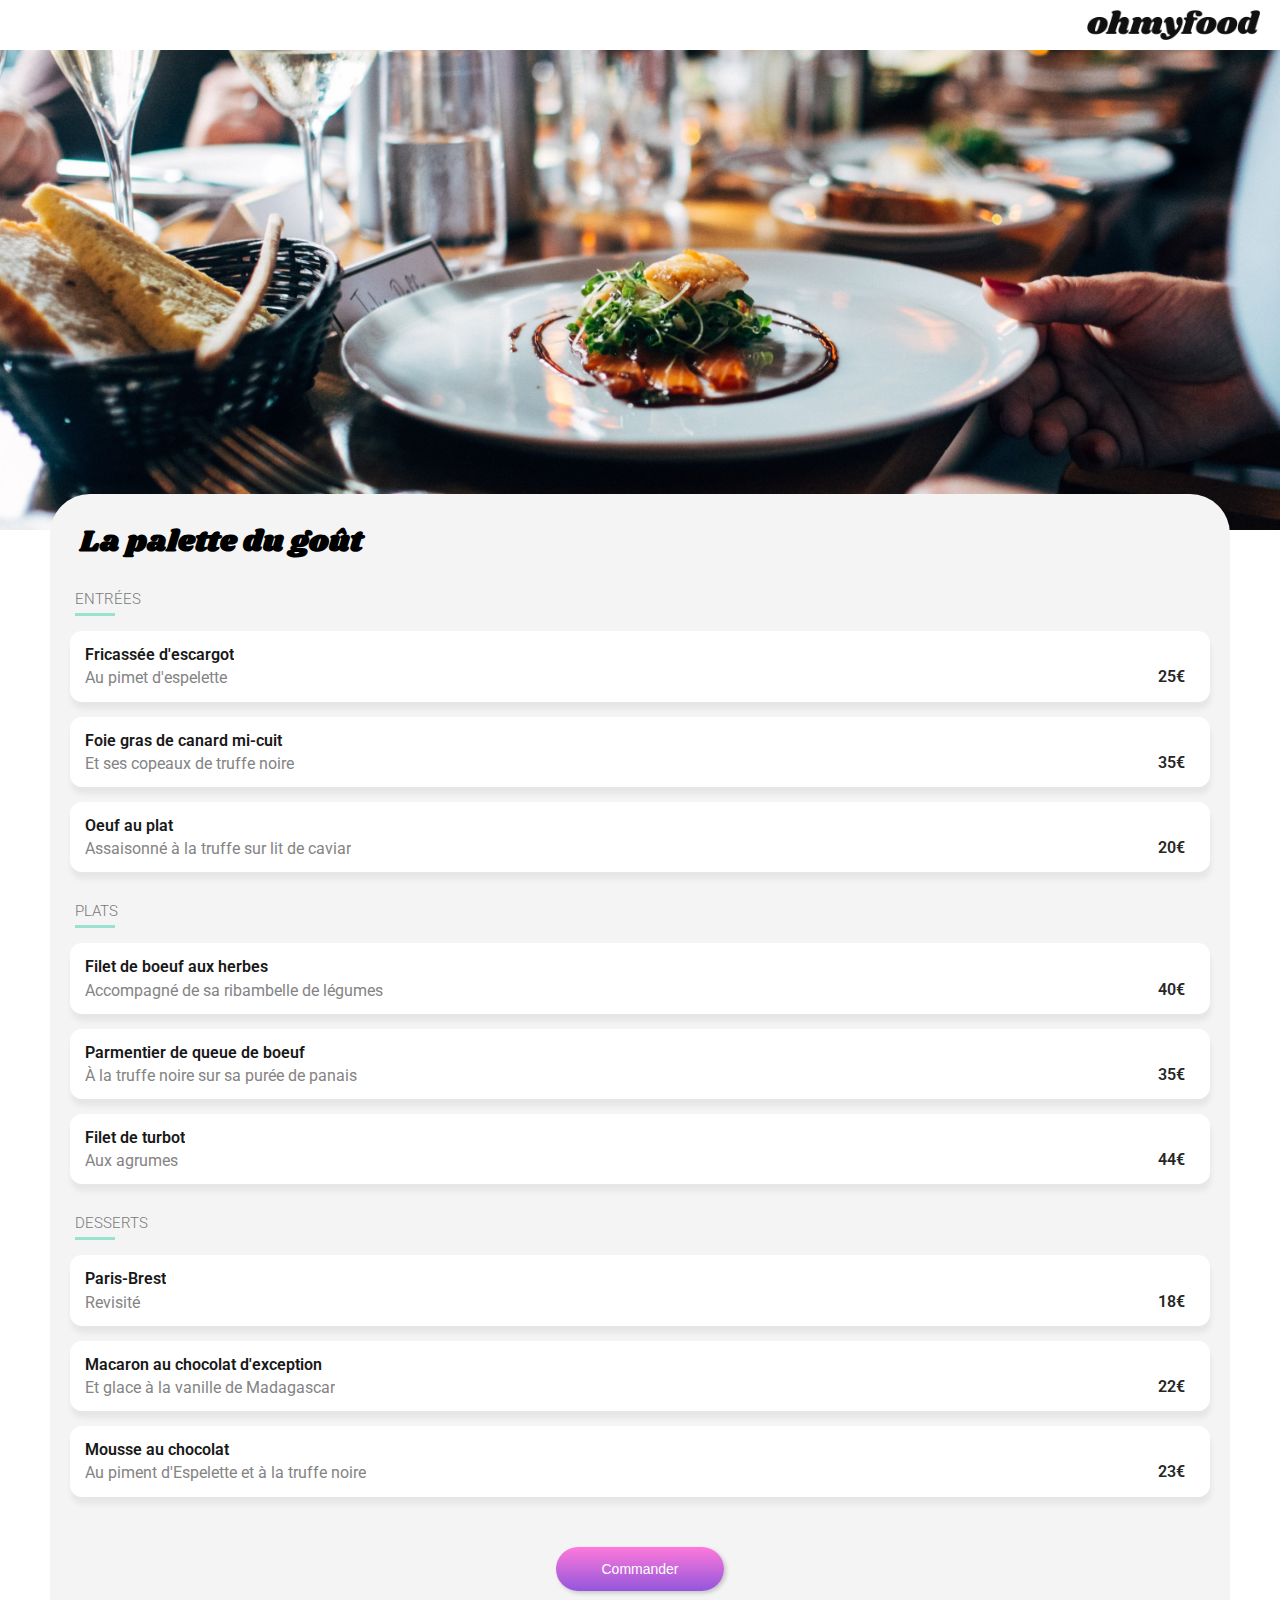
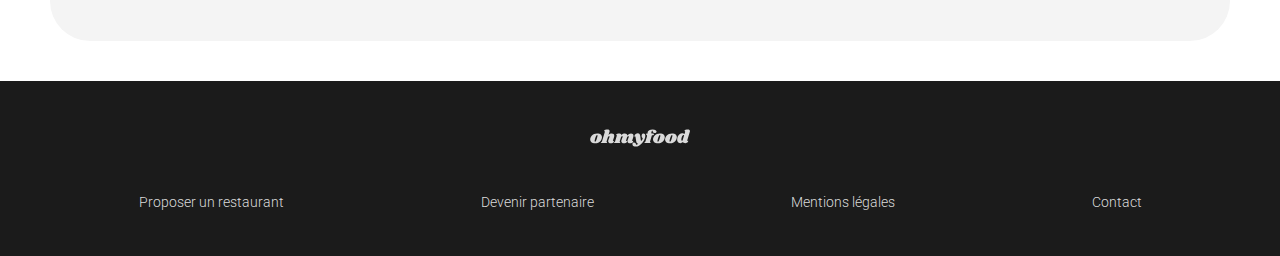
<file: restaurant-palette-du-goût.html>
<!DOCTYPE html>
<html lang="fr">
<head>
    <meta charset="UTF-8">
    <meta http-equiv="X-UA-Compatible" content="IE=edge">
    <meta name="viewport" content="width=device-width, initial-scale=1.0">
    <link rel="stylesheet" href="assets/css/style.css">

    <!-- Font Icon -->
    <link rel="stylesheet" href="https://cdnjs.cloudflare.com/ajax/libs/font-awesome/6.1.1/css/all.min.css"
    integrity="sha512-KfkfwYDsLkIlwQp6LFnl8zNdLGxu9YAA1QvwINks4PhcElQSvqcyVLLD9aMhXd13uQjoXtEKNosOWaZqXgel0g=="
    crossorigin="anonymous" referrerpolicy="no-referrer" />

    <title>Restaurant la palette du goût</title>
</head>
<body>
    <!-- Header -->
    <header class="restaurant-header">
        <a href="index.html">
            <i class="fa-solid fa-arrow-left-long icon"></i>
        </a>
        <img class="logo" src="assets/img/logo/ohmyfood.png" alt="Oh my food">
    </header>

    <!-- Main -->
    <main>
        <section>
            <!-- Slider -->
            <div class="restaurant-slider">
                <img src="assets/img/restaurants/jay-wennington.jpg" alt="Restaurant la palette du goût">
            </div>
    
            <!-- Menu -->
            <article class="container-page bg-lightgray">
                <!-- Heading title -->
                <div class="heading-title">
                    <h2 class="shrikhand title">La palette du goût</h2>
                    <i class="fa-regular fa-heart icon"></i>
                </div>

                <!-- Menu step 1 -->
                <section class="restaurant-menu-step">
                    <!-- Title menu card -->
                    <div class="card-restaurant">
                        <h3 class="menu-step-title">Entrées</h3>
                        <span class="title-border ml-5"></span>
                    </div>
                    <!-- Card -->
                    <article class="card">
                        <div class="card-content align-end">
                            <div>
                                <h3 class="card-title">Fricassée d'escargot</h3>
                                <p class="card-text">Au pimet d'espelette</p>
                            </div>
                            <strong class="card-price">25€</strong>
                        </div>
                    </article>
                    <!-- Card -->
                    <article class="card">
                        <div class="card-content align-end">
                            <div>
                                <h3 class="card-title">Foie gras de canard mi-cuit</h3>
                                <p class="card-text">Et ses copeaux de truffe noire</p>
                            </div>
                            <strong class="card-price">35€</strong>
                        </div>
                    </article>
                    <!-- Card -->
                    <article class="card">
                        <div class="card-content align-end">
                            <div>
                                <h3 class="card-title">Oeuf au plat</h3>
                                <p class="card-text">Assaisonné à la truffe sur lit de caviar</p>
                            </div>
                            <strong class="card-price">20€</strong>
                        </div>
                    </article>
                </section>

                <!-- Menu step 2 -->
                <section class="restaurant-menu-step">
                    <!-- Title menu card -->
                    <div class="card-restaurant">
                        <h3 class="menu-step-title">Plats</h3>
                        <span class="title-border ml-5"></span>
                    </div>
                    <!-- Card -->
                    <article class="card">
                        <div class="card-content align-end">
                            <div>
                                <h3 class="card-title">Filet de boeuf aux herbes</h3>
                                <p class="card-text">Accompagné de sa ribambelle de légumes</p>
                            </div>
                            <strong class="card-price">40€</strong>
                        </div>
                    </article>
                    <!-- Card -->
                    <article class="card">
                        <div class="card-content align-end">
                            <div>
                                <h3 class="card-title">Parmentier de queue de boeuf</h3>
                                <p class="card-text">À la truffe noire sur sa purée de panais</p>
                            </div>
                            <strong class="card-price">35€</strong>
                        </div>
                    </article>
                    <!-- Card -->
                    <article class="card">
                        <div class="card-content align-end">
                            <div>
                                <h3 class="card-title">Filet de turbot</h3>
                                <p class="card-text">Aux agrumes</p>
                            </div>
                            <strong class="card-price">44€</strong>
                        </div>
                    </article>
                </section>

                <!-- Menu step 3 -->
                <section class="restaurant-menu-step">
                    <!-- Title menu card -->
                    <div class="card-restaurant">
                        <h3 class="menu-step-title">Desserts</h3>
                        <span class="title-border ml-5"></span>
                    </div>
                    <!-- Card -->
                    <article class="card">
                        <div class="card-content align-end">
                            <div>
                                <h3 class="card-title">Paris-Brest</h3>
                                <p class="card-text">Revisité</p>
                            </div>
                            <strong class="card-price">18€</strong>
                        </div>
                    </article>
                    <!-- Card -->
                    <article class="card">
                        <div class="card-content align-end">
                            <div>
                                <h3 class="card-title">Macaron au chocolat d'exception</h3>
                                <p class="card-text">Et glace à la vanille de Madagascar</p>
                            </div>
                            <strong class="card-price">22€</strong>
                        </div>
                    </article>
                    <!-- Card -->
                    <article class="card">
                        <div class="card-content align-end">
                            <div>
                                <h3 class="card-title">Mousse au chocolat</h3>
                                <p class="card-text">Au piment d'Espelette et à la truffe noire</p>
                            </div>
                            <strong class="card-price">23€</strong>
                        </div>
                    </article>
                </section>

                <!-- Ending btn -->
                <div class="ending-btn text-center">
                    <button type="button" class="btn btn-primary mt-20 shadow">Commander</button>
                </div>
            </article>
        </section>

        <!-- Footer -->
        <footer class="footer">
            <div class="footer-logo">
                <svg class="logo" width="100" height="34" viewBox="0 0 196 34" fill="none" xmlns="http://www.w3.org/2000/svg">
                    <path d="M13.932 7.956C17.196 7.956 19.596 8.61599 21.132 9.936C22.692 11.256 23.472 12.984 23.472 15.12C23.472 15.84 23.376 16.644 23.184 17.532C22.728 19.5 21.876 21.228 20.628 22.716C19.38 24.18 17.844 25.32 16.02 26.136C14.22 26.928 12.264 27.324 10.152 27.324C6.81599 27.324 4.34399 26.664 2.73599 25.344C1.15199 24 0.359985 22.224 0.359985 20.016C0.359985 19.272 0.455985 18.444 0.647985 17.532C1.10399 15.66 1.96799 14.004 3.23999 12.564C4.53599 11.1 6.10799 9.972 7.95599 9.18C9.82799 8.364 11.82 7.956 13.932 7.956ZM13.824 11.16C13.32 11.16 12.78 11.616 12.204 12.528C11.652 13.416 10.992 15.108 10.224 17.604C9.45599 20.1 9.07199 21.852 9.07199 22.86C9.07199 23.388 9.15599 23.748 9.32399 23.94C9.49199 24.108 9.71999 24.192 10.008 24.192C10.512 24.24 11.028 23.808 11.556 22.896C12.108 21.984 12.792 20.208 13.608 17.568C14.352 15.24 14.724 13.548 14.724 12.492C14.724 11.988 14.64 11.64 14.472 11.448C14.328 11.256 14.112 11.16 13.824 11.16Z" fill="#101010"/>
                    <path d="M44.9899 22.032C44.9419 22.128 44.9179 22.272 44.9179 22.464C44.9179 22.632 44.9539 22.764 45.0259 22.86C45.1219 22.956 45.2419 23.004 45.3859 23.004C45.6739 23.004 45.9139 22.884 46.1059 22.644C46.3219 22.38 46.4659 22.248 46.5379 22.248C46.6579 22.248 46.7539 22.332 46.8259 22.5C46.8979 22.644 46.9339 22.824 46.9339 23.04C46.9579 23.736 46.7299 24.42 46.2499 25.092C45.7699 25.74 45.0619 26.28 44.1259 26.712C43.2139 27.12 42.1099 27.324 40.8139 27.324C39.2299 27.324 37.9699 26.964 37.0339 26.244C36.0979 25.5 35.6179 24.516 35.5939 23.292C35.5939 22.404 35.8099 21.408 36.2419 20.304L38.2219 15.12C38.3419 14.808 38.4019 14.556 38.4019 14.364C38.4019 14.052 38.2939 13.812 38.0779 13.644C37.8859 13.452 37.6459 13.356 37.3579 13.356C36.9019 13.356 36.4339 13.572 35.9539 14.004C35.4979 14.412 35.1259 15.084 34.8379 16.02V15.948L32.5699 23.256C32.4979 23.544 32.4619 23.796 32.4619 24.012C32.4619 24.324 32.5219 24.576 32.6419 24.768C32.7619 24.936 32.9299 25.104 33.1459 25.272C33.3139 25.44 33.4339 25.584 33.5059 25.704C33.5779 25.8 33.5899 25.932 33.5419 26.1C33.4219 26.412 33.1819 26.64 32.8219 26.784C32.4619 26.928 31.9099 27 31.1659 27H22.9579C22.3339 27 21.8779 26.904 21.5899 26.712C21.3019 26.496 21.2059 26.22 21.3019 25.884C21.3979 25.596 21.6499 25.344 22.0579 25.128C22.4179 24.936 22.7179 24.708 22.9579 24.444C23.1979 24.18 23.4019 23.76 23.5699 23.184L29.0419 5.22C29.1139 5.004 29.1499 4.824 29.1499 4.68C29.1499 4.416 29.0779 4.2 28.9339 4.032C28.8139 3.864 28.6459 3.696 28.4299 3.528C28.1899 3.336 28.0099 3.168 27.8899 3.024C27.7939 2.88 27.7819 2.688 27.8539 2.448C27.9979 1.896 28.7539 1.416 30.1219 1.00799C31.4899 0.599996 32.9179 0.395996 34.4059 0.395996C35.7979 0.395996 36.8179 0.659996 37.4659 1.188C38.1379 1.716 38.4739 2.436 38.4739 3.348C38.4739 3.876 38.3899 4.392 38.2219 4.896L36.2779 11.232C37.2139 10.008 38.1979 9.156 39.2299 8.676C40.2859 8.196 41.4259 7.956 42.6499 7.956C44.1139 7.956 45.2899 8.4 46.1779 9.288C47.0899 10.176 47.5459 11.328 47.5459 12.744C47.5459 13.488 47.4259 14.22 47.1859 14.94L44.9899 22.032Z" fill="#101010"/>
                    <path d="M82.7165 22.032C82.6685 22.128 82.6445 22.272 82.6445 22.464C82.6445 22.632 82.6805 22.764 82.7525 22.86C82.8485 22.956 82.9685 23.004 83.1125 23.004C83.4005 23.004 83.6405 22.884 83.8325 22.644C84.0485 22.38 84.1925 22.248 84.2645 22.248C84.3845 22.248 84.4805 22.332 84.5525 22.5C84.6245 22.644 84.6605 22.824 84.6605 23.04C84.6845 23.736 84.4565 24.42 83.9765 25.092C83.4965 25.74 82.7885 26.28 81.8525 26.712C80.9405 27.12 79.8365 27.324 78.5405 27.324C76.9565 27.324 75.6965 26.964 74.7605 26.244C73.8245 25.5 73.3445 24.516 73.3205 23.292C73.3205 22.404 73.5365 21.408 73.9685 20.304L75.9485 15.12C76.0685 14.808 76.1285 14.556 76.1285 14.364C76.1285 14.052 76.0205 13.812 75.8045 13.644C75.6125 13.452 75.3725 13.356 75.0845 13.356C74.6765 13.356 74.2565 13.536 73.8245 13.896C73.3925 14.256 73.0085 14.82 72.6725 15.588L70.6925 22.032C70.6445 22.128 70.6205 22.272 70.6205 22.464C70.6205 22.632 70.6565 22.764 70.7285 22.86C70.8245 22.956 70.9445 23.004 71.0885 23.004C71.3765 23.004 71.6165 22.884 71.8085 22.644C72.0245 22.38 72.1685 22.248 72.2405 22.248C72.3605 22.248 72.4565 22.332 72.5285 22.5C72.6005 22.644 72.6365 22.824 72.6365 23.04C72.6605 23.736 72.4325 24.42 71.9525 25.092C71.4725 25.74 70.7645 26.28 69.8285 26.712C68.9165 27.12 67.8125 27.324 66.5165 27.324C64.9325 27.324 63.6725 26.964 62.7365 26.244C61.8005 25.5 61.3205 24.516 61.2965 23.292C61.2965 22.404 61.5125 21.408 61.9445 20.304L63.9245 15.12C64.0445 14.808 64.1045 14.556 64.1045 14.364C64.1045 14.052 63.9965 13.812 63.7805 13.644C63.5885 13.452 63.3485 13.356 63.0605 13.356C62.6525 13.356 62.2325 13.536 61.8005 13.896C61.3685 14.232 61.0085 14.784 60.7205 15.552L58.3445 23.256C58.2485 23.52 58.2005 23.772 58.2005 24.012C58.2005 24.3 58.2605 24.54 58.3805 24.732C58.5005 24.9 58.6685 25.08 58.8845 25.272C59.0525 25.416 59.1725 25.548 59.2445 25.668C59.3165 25.788 59.3285 25.932 59.2805 26.1C59.1845 26.412 58.9565 26.64 58.5965 26.784C58.2365 26.928 57.6725 27 56.9045 27H48.6965C48.0725 27 47.6285 26.904 47.3645 26.712C47.0765 26.496 46.9685 26.22 47.0405 25.884C47.1365 25.596 47.3885 25.344 47.7965 25.128C48.1565 24.936 48.4565 24.708 48.6965 24.444C48.9365 24.18 49.1405 23.76 49.3085 23.184L52.5125 12.78C52.5605 12.66 52.5845 12.492 52.5845 12.276C52.5845 12.012 52.5245 11.808 52.4045 11.664C52.3085 11.52 52.1405 11.34 51.9005 11.124C51.6605 10.932 51.4925 10.764 51.3965 10.62C51.3005 10.476 51.2885 10.284 51.3605 10.044C51.5045 9.492 52.2605 9.012 53.6285 8.604C54.9965 8.172 56.4245 7.956 57.9125 7.956C59.0885 7.956 60.0125 8.28 60.6845 8.928C61.3805 9.576 61.7165 10.464 61.6925 11.592C62.6765 10.224 63.7085 9.276 64.7885 8.748C65.8925 8.22 67.0805 7.956 68.3525 7.956C69.7445 7.956 70.8725 8.364 71.7365 9.18C72.6245 9.972 73.1165 11.016 73.2125 12.312C74.2445 10.68 75.3485 9.552 76.5245 8.928C77.7005 8.28 78.9845 7.956 80.3765 7.956C81.8405 7.956 83.0165 8.4 83.9045 9.288C84.8165 10.176 85.2725 11.328 85.2725 12.744C85.2725 13.488 85.1525 14.22 84.9125 14.94L82.7165 22.032Z" fill="#101010"/>
                    <path d="M104.932 7.956C105.988 7.956 106.828 8.388 107.452 9.252C108.1 10.092 108.424 11.244 108.424 12.708C108.424 13.98 108.196 15.348 107.74 16.812C106.852 19.764 105.424 22.548 103.456 25.164C101.512 27.78 99.2675 29.88 96.7235 31.464C94.2035 33.048 91.6836 33.84 89.1636 33.84C87.9156 33.84 86.8355 33.624 85.9235 33.192C85.0355 32.76 84.3635 32.184 83.9075 31.464C83.4275 30.744 83.1875 29.976 83.1875 29.16C83.1875 28.8 83.2475 28.404 83.3675 27.972C83.5835 27.3 83.9435 26.784 84.4475 26.424C84.9515 26.064 85.5516 25.884 86.2476 25.884C87.3516 25.884 88.2515 26.256 88.9475 27C89.6675 27.768 90.1236 28.812 90.3156 30.132C91.8516 30.06 93.2675 29.4 94.5635 28.152C93.3395 27.936 92.4275 27.528 91.8275 26.928C91.2515 26.304 90.8555 25.344 90.6395 24.048L89.1995 15.228C89.1275 14.772 89.0195 14.46 88.8755 14.292C88.7555 14.1 88.5876 14.004 88.3716 14.004C88.2036 14.004 87.9995 14.088 87.7595 14.256C87.5435 14.424 87.3875 14.508 87.2915 14.508C87.0995 14.508 87.0035 14.304 87.0035 13.896C87.0035 13.56 87.0635 13.2 87.1835 12.816C87.6155 11.448 88.4196 10.296 89.5956 9.36C90.7716 8.4 92.1395 7.92 93.6995 7.92C95.2355 7.92 96.3635 8.376 97.0835 9.288C97.8275 10.2 98.3076 11.604 98.5236 13.5L99.6035 21.42C99.6755 22.02 99.8915 22.32 100.252 22.32C100.684 22.32 101.188 21.936 101.764 21.168C102.34 20.376 102.904 19.26 103.456 17.82C102.736 17.172 102.184 16.428 101.8 15.588C101.416 14.748 101.224 13.848 101.224 12.888C101.224 12.144 101.32 11.472 101.512 10.872C101.8 9.912 102.244 9.192 102.844 8.712C103.468 8.208 104.164 7.956 104.932 7.956Z" fill="#101010"/>
                    <path d="M122.864 0.395996C125.432 0.395996 127.352 0.791996 128.624 1.584C129.92 2.352 130.568 3.3 130.568 4.428C130.568 5.34 130.184 6.048 129.416 6.552C128.672 7.032 127.688 7.272 126.464 7.272C125.336 7.272 124.46 6.996 123.836 6.444C123.212 5.892 122.9 5.208 122.9 4.392C122.9 3.888 123.056 3.36 123.368 2.808C122.648 2.808 122.048 2.988 121.568 3.348C121.088 3.684 120.716 4.272 120.452 5.112C120.308 5.64 120.236 6.132 120.236 6.588C120.236 7.164 120.332 7.62 120.524 7.956C120.74 8.268 121.04 8.424 121.424 8.424H123.548C124.796 8.424 125.42 8.808 125.42 9.576C125.42 9.672 125.396 9.816 125.348 10.008C125.204 10.536 124.904 10.932 124.448 11.196C124.016 11.46 123.356 11.592 122.468 11.592H121.388L117.824 23.256C117.752 23.544 117.716 23.796 117.716 24.012C117.716 24.324 117.776 24.576 117.896 24.768C118.016 24.936 118.184 25.104 118.4 25.272C118.568 25.44 118.688 25.584 118.76 25.704C118.832 25.8 118.844 25.932 118.796 26.1C118.676 26.412 118.436 26.64 118.076 26.784C117.716 26.928 117.164 27 116.42 27H108.212C107.588 27 107.132 26.904 106.844 26.712C106.556 26.496 106.46 26.22 106.556 25.884C106.652 25.596 106.904 25.344 107.312 25.128C107.672 24.936 107.972 24.708 108.212 24.444C108.452 24.18 108.656 23.76 108.824 23.184L111.632 13.968C111.752 13.608 111.812 13.236 111.812 12.852C111.812 12.372 111.704 12 111.488 11.736C111.296 11.448 110.996 11.136 110.588 10.8C110.324 10.584 110.12 10.404 109.976 10.26C109.856 10.092 109.796 9.9 109.796 9.684C109.772 9.228 109.928 8.904 110.264 8.712C110.624 8.52 111.296 8.424 112.28 8.424H113.18C113.012 7.824 112.928 7.224 112.928 6.624C112.928 6.024 113.036 5.4 113.252 4.752C113.708 3.528 114.68 2.496 116.168 1.65599C117.68 0.815996 119.912 0.395996 122.864 0.395996Z" fill="#101010"/>
                    <path d="M137.084 7.956C140.348 7.956 142.748 8.61599 144.284 9.936C145.844 11.256 146.624 12.984 146.624 15.12C146.624 15.84 146.528 16.644 146.336 17.532C145.88 19.5 145.028 21.228 143.78 22.716C142.532 24.18 140.996 25.32 139.172 26.136C137.372 26.928 135.416 27.324 133.304 27.324C129.968 27.324 127.496 26.664 125.888 25.344C124.304 24 123.512 22.224 123.512 20.016C123.512 19.272 123.608 18.444 123.8 17.532C124.256 15.66 125.12 14.004 126.392 12.564C127.688 11.1 129.26 9.972 131.108 9.18C132.98 8.364 134.972 7.956 137.084 7.956ZM136.976 11.16C136.472 11.16 135.932 11.616 135.356 12.528C134.804 13.416 134.144 15.108 133.376 17.604C132.608 20.1 132.224 21.852 132.224 22.86C132.224 23.388 132.308 23.748 132.476 23.94C132.644 24.108 132.872 24.192 133.16 24.192C133.664 24.24 134.18 23.808 134.708 22.896C135.26 21.984 135.944 20.208 136.76 17.568C137.504 15.24 137.876 13.548 137.876 12.492C137.876 11.988 137.792 11.64 137.624 11.448C137.48 11.256 137.264 11.16 136.976 11.16Z" fill="#101010"/>
                    <path d="M160.709 7.956C163.973 7.956 166.373 8.61599 167.909 9.936C169.469 11.256 170.249 12.984 170.249 15.12C170.249 15.84 170.153 16.644 169.961 17.532C169.505 19.5 168.653 21.228 167.405 22.716C166.157 24.18 164.621 25.32 162.797 26.136C160.997 26.928 159.041 27.324 156.929 27.324C153.593 27.324 151.121 26.664 149.513 25.344C147.929 24 147.137 22.224 147.137 20.016C147.137 19.272 147.233 18.444 147.425 17.532C147.881 15.66 148.745 14.004 150.017 12.564C151.313 11.1 152.885 9.972 154.733 9.18C156.605 8.364 158.597 7.956 160.709 7.956ZM160.601 11.16C160.097 11.16 159.557 11.616 158.981 12.528C158.429 13.416 157.769 15.108 157.001 17.604C156.233 20.1 155.849 21.852 155.849 22.86C155.849 23.388 155.933 23.748 156.101 23.94C156.269 24.108 156.497 24.192 156.785 24.192C157.289 24.24 157.805 23.808 158.333 22.896C158.885 21.984 159.569 20.208 160.385 17.568C161.129 15.24 161.501 13.548 161.501 12.492C161.501 11.988 161.417 11.64 161.249 11.448C161.105 11.256 160.889 11.16 160.601 11.16Z" fill="#101010"/>
                    <path d="M190.526 21.816C190.478 22.008 190.454 22.14 190.454 22.212C190.454 22.38 190.502 22.512 190.598 22.608C190.694 22.704 190.814 22.752 190.958 22.752C191.246 22.752 191.486 22.632 191.678 22.392C191.894 22.128 192.038 21.996 192.11 21.996C192.23 21.996 192.326 22.08 192.398 22.248C192.47 22.416 192.506 22.608 192.506 22.824C192.53 23.472 192.278 24.132 191.75 24.804C191.246 25.476 190.562 26.028 189.698 26.46C188.834 26.892 187.898 27.108 186.89 27.108C185.69 27.108 184.646 26.88 183.758 26.424C182.87 25.968 182.258 25.368 181.922 24.624C181.274 25.464 180.53 26.088 179.69 26.496C178.85 26.904 177.962 27.108 177.026 27.108C175.922 27.108 174.89 26.832 173.93 26.28C172.994 25.728 172.238 24.948 171.662 23.94C171.11 22.908 170.834 21.744 170.834 20.448C170.834 18.264 171.242 16.212 172.058 14.292C172.898 12.348 174.062 10.788 175.55 9.612C177.038 8.412 178.73 7.812 180.626 7.812C181.658 7.812 182.534 7.932 183.254 8.172C183.998 8.412 184.67 8.772 185.27 9.252L186.494 5.22C186.566 5.004 186.602 4.824 186.602 4.68C186.602 4.416 186.53 4.2 186.386 4.032C186.266 3.864 186.098 3.696 185.882 3.528C185.642 3.336 185.462 3.168 185.342 3.024C185.246 2.88 185.234 2.688 185.306 2.448C185.45 1.896 186.206 1.416 187.574 1.00799C188.942 0.599996 190.37 0.395996 191.858 0.395996C193.25 0.395996 194.27 0.659996 194.918 1.188C195.59 1.716 195.926 2.436 195.926 3.348C195.926 3.876 195.842 4.392 195.674 4.896L190.526 21.816ZM184.514 11.7C184.13 11.364 183.71 11.196 183.254 11.196C182.558 11.196 181.874 11.712 181.202 12.744C180.53 13.776 179.99 15.024 179.582 16.488C179.174 17.952 178.982 19.272 179.006 20.448C179.006 21.768 179.438 22.428 180.302 22.428C180.614 22.428 180.878 22.308 181.094 22.068C181.31 21.804 181.514 21.384 181.706 20.808L184.514 11.7Z" fill="#101010"/>
                </svg> 
            </div>
            <div class="footer-content">
                <div class="footer-item">
                    <i class="fa-solid fa-utensils"></i>
                    <a href="#">Proposer un restaurant</a>
                </div>
                <div class="footer-item">
                    <i class="fa-solid fa-handshake-angle"></i>
                    <a href="#">Devenir partenaire</a>
                </div>
                <div class="footer-item">
                    <a href="#">Mentions légales</a>
                </div>
                <div class="footer-item">
                    <a href="#">Contact</a>
                </div>
            </div>
        </footer>
    </main>
</body>
</html>
</file>
<file: assets/css/style.css>
/* http://meyerweb.com/eric/tools/css/reset/ 
   v2.0 | 20110126
   License: none (public domain)
*/
@import url("https://fonts.googleapis.com/css2?family=Roboto:wght@300;400;500;600&display=swap");
@import url("https://fonts.googleapis.com/css2?family=Shrikhand:wght@300;400;700&display=swap");
html, body, div, span, applet, object, iframe,
h1, h2, h3, h4, h5, h6, p, blockquote, pre,
a, abbr, acronym, address, big, cite, code,
del, dfn, em, img, ins, kbd, q, s, samp,
small, strike, strong, sub, sup, tt, var,
b, u, i, center,
dl, dt, dd, ol, ul, li,
fieldset, form, label, legend,
table, caption, tbody, tfoot, thead, tr, th, td,
article, aside, canvas, details, embed,
figure, figcaption, footer, header, hgroup,
menu, nav, output, ruby, section, summary,
time, mark, audio, video {
  margin: 0;
  padding: 0;
  border: 0;
  font-size: 100%;
  font: inherit;
  vertical-align: baseline;
}

/* HTML5 display-role reset for older browsers */
article, aside, details, figcaption, figure,
footer, header, hgroup, menu, nav, section {
  display: block;
}

body {
  line-height: 1;
}

ol, ul {
  list-style: none;
}

blockquote, q {
  quotes: none;
}

blockquote:before, blockquote:after,
q:before, q:after {
  content: "";
  content: none;
}

table {
  border-collapse: collapse;
  border-spacing: 0;
}

.text-primary {
  color: #9356DC;
}

.bg-gray {
  background: #e1e1e1;
}

.bg-lightgray {
  background: #f4f4f4;
}

body {
  color: #848484;
  font-size: 16px;
  font-weight: 300;
  font-family: "Roboto", sans-serif;
  line-height: 1.2;
}

h1, h2, h3, h4, h5, h6 {
  margin-bottom: 10px;
  color: #000;
  font-weight: 700;
}

strong {
  font-weight: 600;
  color: #262626;
}

img {
  max-width: 100%;
}

.title {
  font-size: 18px;
}

.title-border {
  display: block;
  height: 3px;
  width: 40px;
  background-color: #99E2D0;
}

.text-truncate {
  overflow: hidden;
  text-overflow: ellipsis;
  white-space: nowrap;
}

.overflow-hidden {
  overflow: hidden;
}

.shrikhand {
  font-family: "Shrikhand", sans-serif;
}

.container {
  max-width: 1140px;
  margin: 0 auto;
  padding: 40px;
}

.ml-5 {
  margin-left: 5px;
}

.ml-8 {
  margin-left: 8px;
}

.mr-10 {
  margin-right: 10px;
}

.mb-5 {
  margin-bottom: 5px;
}

.mt-10 {
  margin-top: 10px;
}

.mt-20 {
  margin-top: 20px;
}

.mb-10 {
  margin-bottom: 10px;
}

.py-20 {
  padding-top: 20px;
  padding-bottom: 20px;
}

.py-40 {
  padding-top: 40px;
  padding-bottom: 40px;
}

.d-flex {
  display: flex;
}

.d-block {
  display: block;
}

.item-baseline {
  align-items: baseline;
}

.justify-center {
  justify-content: center;
}

.justify-between {
  justify-content: space-between;
}

.align-end {
  align-items: end;
}

.text-center {
  text-align: center;
}

.uppercase {
  text-transform: uppercase;
}

.shadow {
  box-shadow: 2px 2px 4px 0 rgba(0, 0, 0, 0.2);
}

.btn {
  border-radius: 40px;
  font-size: 14px;
  font-weight: 400;
  padding: 10px 22px;
  cursor: pointer;
}

.btn-primary {
  background: linear-gradient(#FF79DA, #9356DC);
  border: #9356DC;
  color: #fff;
  transition: opacity 0.3s, box-shadow 0.2s;
}
.btn-primary:hover {
  box-shadow: unset;
  opacity: 0.8;
  background: linear-gradient(#9356DC, #FF79DA);
}

.btn-light {
  background: #f4f4f4;
  border: #f4f4f4;
  color: #262626;
  transition: background 0.3s ease-in-out;
}
.btn-light:hover, .btn-light.active {
  background: #f4ebfd;
  border: #f4ebfd;
}

.btn-icon {
  display: flex;
  align-items: center;
}
.btn-icon i {
  color: #7a7a7a;
  margin-left: 10px;
  margin-right: 15px;
}
.btn-icon.active i {
  color: #9356DC;
}

.btn-alert {
  position: relative;
}
.btn-alert .btn-alert-circle {
  background-color: #9356DC;
  color: #fff;
  height: 18px;
  width: 18px;
  font-size: 10px;
  font-weight: 300;
  border-radius: 50%;
  display: block;
  line-height: 18px;
  position: absolute;
  top: calc(50% - 10px);
  left: -7px;
}

.btn-heart {
  border: transparent;
  background: transparent;
  cursor: pointer;
  position: relative;
  font-size: 20px;
  width: 32px;
  height: 32px;
}
.btn-heart .icon-empty,
.btn-heart .icon-full {
  position: absolute;
  top: 0;
  left: 0;
}
.btn-heart .icon-empty {
  color: #7a7a7a;
  transition: opacity 0.4s ease-in-out;
}
.btn-heart .icon-full {
  background: -webkit-linear-gradient(bottom left, #FF79DA 30%, #9656DC 70%);
  -webkit-background-clip: text;
  -webkit-text-fill-color: transparent;
  opacity: 0;
  transition: all 0.8s ease-in-out;
}
.btn-heart:hover .icon-empty {
  opacity: 0;
}
.btn-heart:hover .icon-full {
  opacity: 1;
}

.card {
  position: relative;
  overflow: hidden;
  cursor: pointer;
  border-radius: 12px;
  background: #fff;
  margin-top: 15px;
  box-shadow: 1px 7px 5px rgb(230, 230, 230);
  animation: slidein 1s;
}
.card:hover .card-price {
  margin-right: 90px;
}
.card:hover .card-check {
  right: 0;
}
.card:hover .card-check .icon {
  transform: rotate(360deg);
}
.card a {
  width: 100%;
  color: #7a7a7a;
  text-decoration: none;
}
.card .btn-heart {
  margin-top: 5px;
}

@keyframes slidein {
  from {
    opacity: 0;
    transform: translateY(20px);
  }
}
.card-check {
  border: 1px solid #99E2D0;
  background: #99E2D0;
  position: absolute;
  right: -80px;
  top: 0;
  bottom: 0;
  width: 80px;
  border-radius: 0 12px 12px 0;
  transition: right 0.4s;
}
.card-check .icon {
  color: #fff;
  font-size: 25px;
  transition: transform 0.6s ease-in;
}

.card-flag {
  position: absolute;
  display: block;
  padding: 5px 8px;
  border-radius: 2px;
  font-size: 12px;
  font-weight: 500;
  top: 10px;
  right: 10px;
  background: #99E2D0;
  color: #2c8771;
}

.card-img img {
  width: 100%;
  height: 180px;
  object-fit: cover;
  border-radius: 12px 12px 0 0;
}

.card-content {
  padding: 10px 15px;
  display: flex;
  justify-content: space-between;
}
.card-content div {
  overflow: hidden;
  text-overflow: ellipsis;
  white-space: nowrap;
}

.card-title {
  margin: 4px 0;
  font-weight: 600;
  text-decoration: none;
  color: #181818;
}

.card-text {
  margin: 4px 0;
  font-weight: 400;
}

.card-price {
  margin-bottom: 5px;
  margin-right: 10px;
  transition: margin-right 0.4s;
}

@media screen and (min-width: 600px) {
  .card-container {
    display: grid;
    grid-template-columns: repeat(2, 1fr);
    gap: 15px;
  }
}
@media screen and (min-width: 900px) {
  .card-container {
    grid-template-columns: repeat(4, 1fr);
  }
}
.loader {
  position: fixed;
  display: flex;
  top: 0;
  left: 0;
  right: 0;
  bottom: 0;
  z-index: 99;
  background-color: rgba(0, 0, 0, 0.5);
  animation: loaderout 0.4s forwards;
  animation-delay: 1s;
}
.loader .loader-icon {
  margin: auto;
  width: 60px;
  animation: loading 1s linear infinite;
}

@keyframes loaderout {
  to {
    opacity: 0;
    z-index: -1;
  }
}
@keyframes loading {
  from {
    transform: rotate(0deg);
  }
  to {
    transform: rotate(360deg);
  }
}
.header {
  text-align: center;
  padding-top: 5px;
}

.header-info {
  color: #262626;
  padding: 14px;
  background: #e6e6e6;
  border-top: 2px solid #d7d6d6;
}
.header-info strong {
  font-weight: 500;
}

.header-logo .logo {
  height: 30px;
  padding: 5px;
}

.header-heading {
  padding: 30px;
}
.header-heading .heading-title span,
.header-heading .heading-content span {
  display: block;
}
.header-heading .heading-title {
  font-size: 24px;
  font-weight: 600;
  color: #262626;
}
.header-heading .heading-content {
  color: #848484;
}

.header-info button {
  border-color: transparent;
  background-color: transparent;
  font-size: 16px;
  font-weight: 600;
  color: #000;
}

.restaurant-header {
  position: relative;
  padding: 10px;
  text-align: center;
}
.restaurant-header .logo {
  height: 30px;
  vertical-align: middle;
}
.restaurant-header .icon {
  position: absolute;
  left: 20px;
  top: calc(50% - 8px);
  color: rgb(33, 33, 33);
}

@media screen and (min-width: 900px) {
  .header-logo {
    text-align: left;
  }
  .header-logo .logo {
    height: auto;
    width: 210px;
    margin-left: 5px;
  }
  .header-heading {
    padding: 70px 30px;
  }
  .header-heading .heading-title span,
.header-heading .heading-content span {
    display: inline;
  }
  .restaurant-header {
    text-align: right;
    margin-right: 10px;
  }
}
.operation-actions {
  padding-left: 6px;
}
.operation-actions .btn {
  border-radius: 14px;
  font-weight: 600;
  width: 100%;
  height: 54px;
  margin-bottom: 20px;
  box-shadow: 1px 7px 5px #ddd;
}

.restaurant-slider img {
  width: 100%;
  position: relative;
  z-index: 1;
}

.container-page {
  position: relative;
  max-width: 1140px;
  margin: -40px auto 0 auto;
  padding: 20px;
  z-index: 2;
  border-radius: 40px 40px 0 0;
}
.container-page .heading-title {
  padding: 10px;
  display: flex;
  align-items: center;
  justify-content: space-between;
}
.container-page .heading-title .title {
  font-size: 30px;
  margin: 0;
}
.container-page .heading-title .icon {
  font-size: 30px;
}
.container-page .btn {
  padding: 14px 45px;
  margin-bottom: 30px;
}

.restaurant-menu-step {
  margin-bottom: 30px;
}

.menu-step-title {
  text-transform: uppercase;
  font-size: 15px;
  margin-top: 20px;
  margin-left: 5px;
  margin-bottom: 5px;
  color: rgb(120, 120, 120);
  font-weight: 300;
}

@media screen and (min-width: 600px) {
  .restaurant-slider img {
    max-height: 380px;
    object-fit: cover;
  }
}
@media screen and (min-width: 900px) {
  .operation-actions {
    padding-left: 0;
    display: flex;
    gap: 30px;
  }
  .restaurant-slider img {
    max-height: 480px;
  }
}
@media screen and (min-width: 1200px) {
  .container-page {
    margin: -40px auto 40px auto;
    border-radius: 40px;
  }
}
.footer {
  background: rgb(27, 27, 27);
  padding: 20px;
}

.footer-logo .logo path {
  fill: rgb(218, 218, 218) !important;
}

.footer-item a,
.footer-item i {
  color: rgb(218, 218, 218);
  font-size: 14px;
}

.footer-item a {
  display: inline-block;
  text-decoration: none;
  padding: 5px;
}
.footer-item a:hover {
  text-decoration: underline;
}

@media screen and (min-width: 900px) {
  .footer {
    background: rgb(27, 27, 27);
    padding: 40px;
  }
  .footer-content {
    display: flex;
    justify-content: space-around;
    margin-top: 30px;
  }
  .footer-logo {
    text-align: center;
  }
}

/*# sourceMappingURL=style.css.map */
</file>
